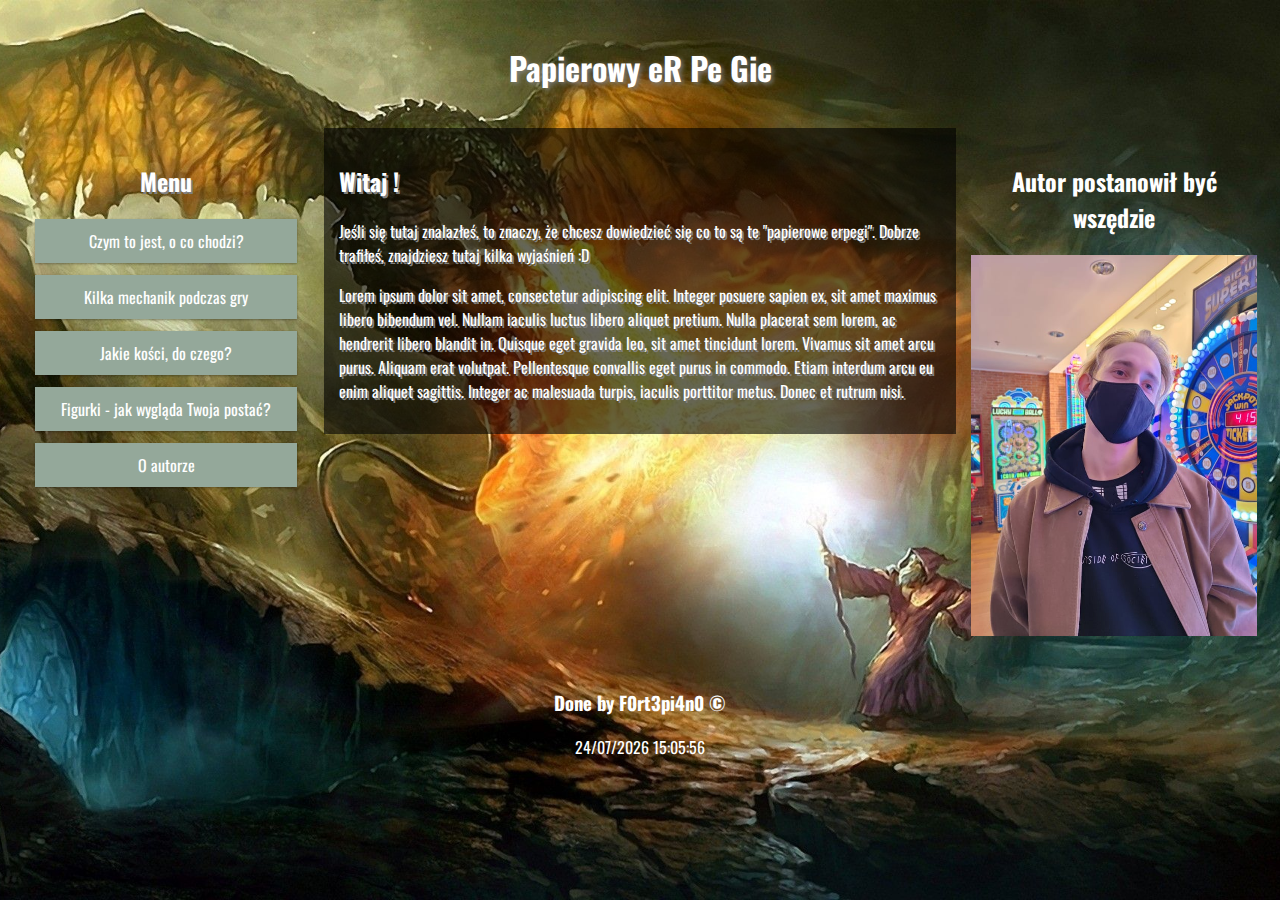
<file: RPG - zmiana/index.html>
<!DOCTYPE html>
<html lang="pl">
<head>
	<meta charset="utf-8">
	<title>eR Pe Gie</title>
	<link rel="stylesheet" type="text/css" href="./style/style.css">
	<link rel="stylesheet" type="text/css" href="./style/col-style.css">
	<link rel="icon" href="./pics/icon.jpg" type="image/jpg">
	<meta name="viewport" content="width=device-width, initial-scale=1.0">
	<link rel="preconnect" href="https://fonts.googleapis.com">
	<link rel="preconnect" href="https://fonts.gstatic.com" crossorigin>
	<link href="https://fonts.googleapis.com/css2?family=Oswald:wght@200;400&display=swap" rel="stylesheet">
	<script src="./script/script.js"></script>
</head>
<body onload="zegar()">
	<header>
		<h1>
			<a href="./index.html">
				Papierowy e<span>R</span> <span>P</span>e <span>G</span>ie
			</a>
		</h1>
	</header>

	<section class="row">
		<nav class="col-3 menu">

				<h2>
					Menu
				</h2>
				<ul>
						<li>
							<a href="./pages/about.html">Czym to jest, o co chodzi?	</a>
						</li>
						<li>
							<a href="./pages/mechaniki.html">Kilka mechanik podczas gry</a>
						</li>
						<li>
							<a href="./pages/dice.html">Jakie kości, do czego?</a>
						</li>
						<li>
							<a href="./pages/figurki.html">Figurki - jak wygląda Twoja postać?</a>
						</li>
						<li>
							<a href="./pages/autor.html">O autorze</a>
						</li>
				</ul>

		</nav>
		<main>
			<section class="col-6 main">
				<article>

						<h2>Witaj !</h2>
						Jeśli się tutaj znalazłeś, to znaczy, że chcesz dowiedzieć się co to są te "papierowe erpegi". Dobrze trafiłeś, znajdziesz tutaj kilka wyjaśnień :D
						<p>
							Lorem ipsum dolor sit amet, consectetur adipiscing elit. Integer posuere sapien ex, sit amet maximus libero bibendum vel. Nullam iaculis luctus libero aliquet pretium. Nulla placerat sem lorem, ac hendrerit libero blandit in. Quisque eget gravida leo, sit amet tincidunt lorem. Vivamus sit amet arcu purus. Aliquam erat volutpat. Pellentesque convallis eget purus in commodo. Etiam interdum arcu eu enim aliquet sagittis. Integer ac malesuada turpis, iaculis porttitor metus. Donec et rutrum nisi.
						</p>

				</article>
			</section>
		</main>
		<aside class="col-3 right">

				<h2>
					Autor postanowił być wszędzie
				</h2>
				<img src="./pics/toja.jpg" alt="narcyz">

		</aside>
	</section>

<footer id="time"></footer>


</body>
</html>
</file>
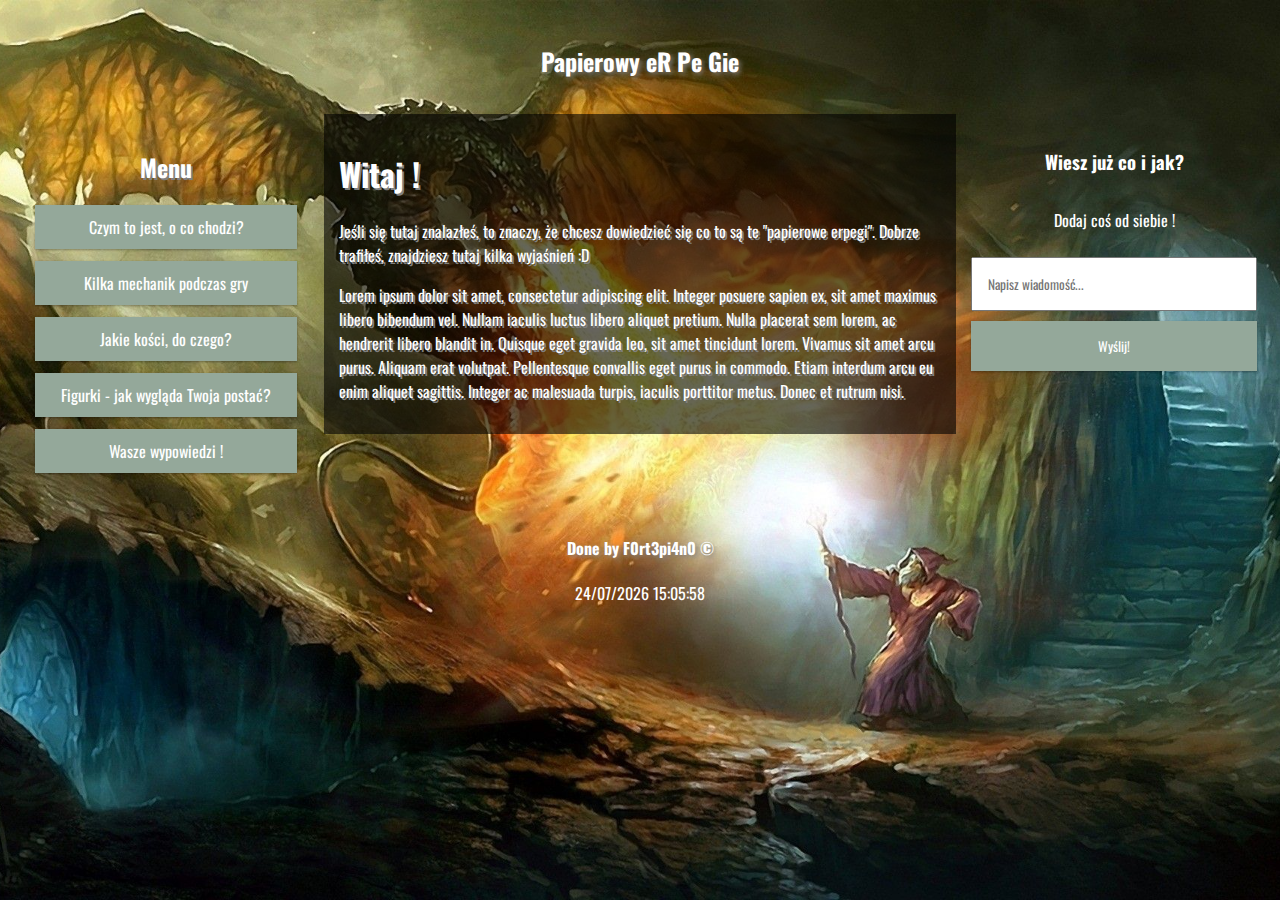
<file: RPG/index.html>
<!DOCTYPE html>
<html>
<head>
	<meta charset="utf-8">
	<title>eR Pe Gie</title>
	<link rel="stylesheet" type="text/css" href="./style/style.css">
	<link rel="stylesheet" type="text/css" href="./style/col-style.css">
	<link rel="icon" href="./pics/icon.jpg" type="image/jpg">
	<meta name="viewport" content="width=device-width, initial-scale=1.0">
	<link rel="preconnect" href="https://fonts.googleapis.com">
	<link rel="preconnect" href="https://fonts.gstatic.com" crossorigin>
	<link href="https://fonts.googleapis.com/css2?family=Oswald:wght@200;400&display=swap" rel="stylesheet">
	<script type="text/javascript" src="./script/script.js"></script>
</head>
<body onload="zegar()">
	<header>
		<h2>
			<a href="./index.html">
				Papierowy e<strong>R</strong> <strong>P</strong>e <strong>G</strong>ie
			</a>
		</h2>
	</header>

	<div class="row">

		<div class="col-3 menu">
			<h2>
				Menu
			</h2>
			<ul>
				<a href="./pages/about.html">
					<li>
						Czym to jest, o co chodzi?
					</li>
				</a>	
				<a href="./pages/mechaniki.html">
					<li>
					
						Kilka mechanik podczas gry
					</li>
				</a>
				<a href="./pages/dice.html">	
					<li>
						Jakie kości, do czego?
					</li>
				</a>	
				<a href="./pages/figurki.html">	
					<li>
						Figurki - jak wygląda Twoja postać?
					</li>
				</a>
				<a href="./pages/wypowiedzi.html">	
					<li>
						Wasze wypowiedzi !
					</li>
				</a>
			</ul>

		</div>

		<div class="col-6 main">
			<h1>Witaj !</h1>
			Jeśli się tutaj znalazłeś, to znaczy, że chcesz dowiedzieć się co to są te "papierowe erpegi". Dobrze trafiłeś, znajdziesz tutaj kilka wyjaśnień :D 
			<p>
				Lorem ipsum dolor sit amet, consectetur adipiscing elit. Integer posuere sapien ex, sit amet maximus libero bibendum vel. Nullam iaculis luctus libero aliquet pretium. Nulla placerat sem lorem, ac hendrerit libero blandit in. Quisque eget gravida leo, sit amet tincidunt lorem. Vivamus sit amet arcu purus. Aliquam erat volutpat. Pellentesque convallis eget purus in commodo. Etiam interdum arcu eu enim aliquet sagittis. Integer ac malesuada turpis, iaculis porttitor metus. Donec et rutrum nisi.
			</p>
		</div>

		<div class="col-3 right">
			<h3>
				Wiesz już co i jak?
			</h3>
			<div class="col-12 dodaj">
				Dodaj coś od siebie !
			</div>
			<p>
				<input type="text" class="col-12 wpisz" placeholder="Napisz wiadomość...">
			</p>
			<input type="submit" class="col-12 przycisk" value="Wyślij!">
		</div>


	</div>

	<footer>
		<h4>
			Done by F0rt3pi4n0 &copy;
		</h4>
		<div id="time"></div>
	</footer>
	

</body>
</html>
</file>
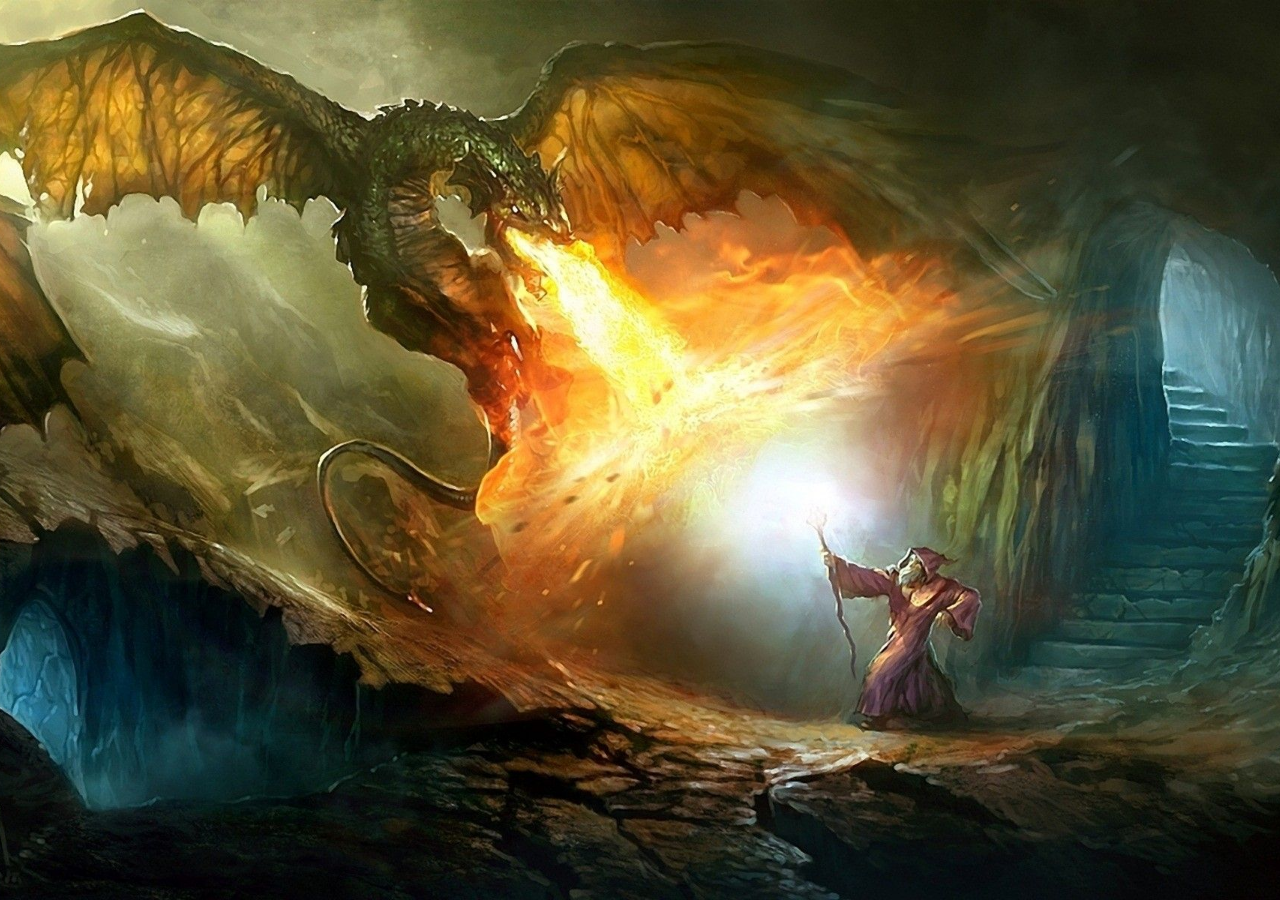
<file: RPG/howTo.html>
<!DOCTYPE html>
<html>
<head>
	<script type="text/javascript" src="./script/script.js"></script>
	<link rel="stylesheet" type="text/css" href="./style/style.css">
	<link rel="stylesheet" type="text/css" href="./style/col-style.css">



</head>
<body>

</body>
</html>
</file>
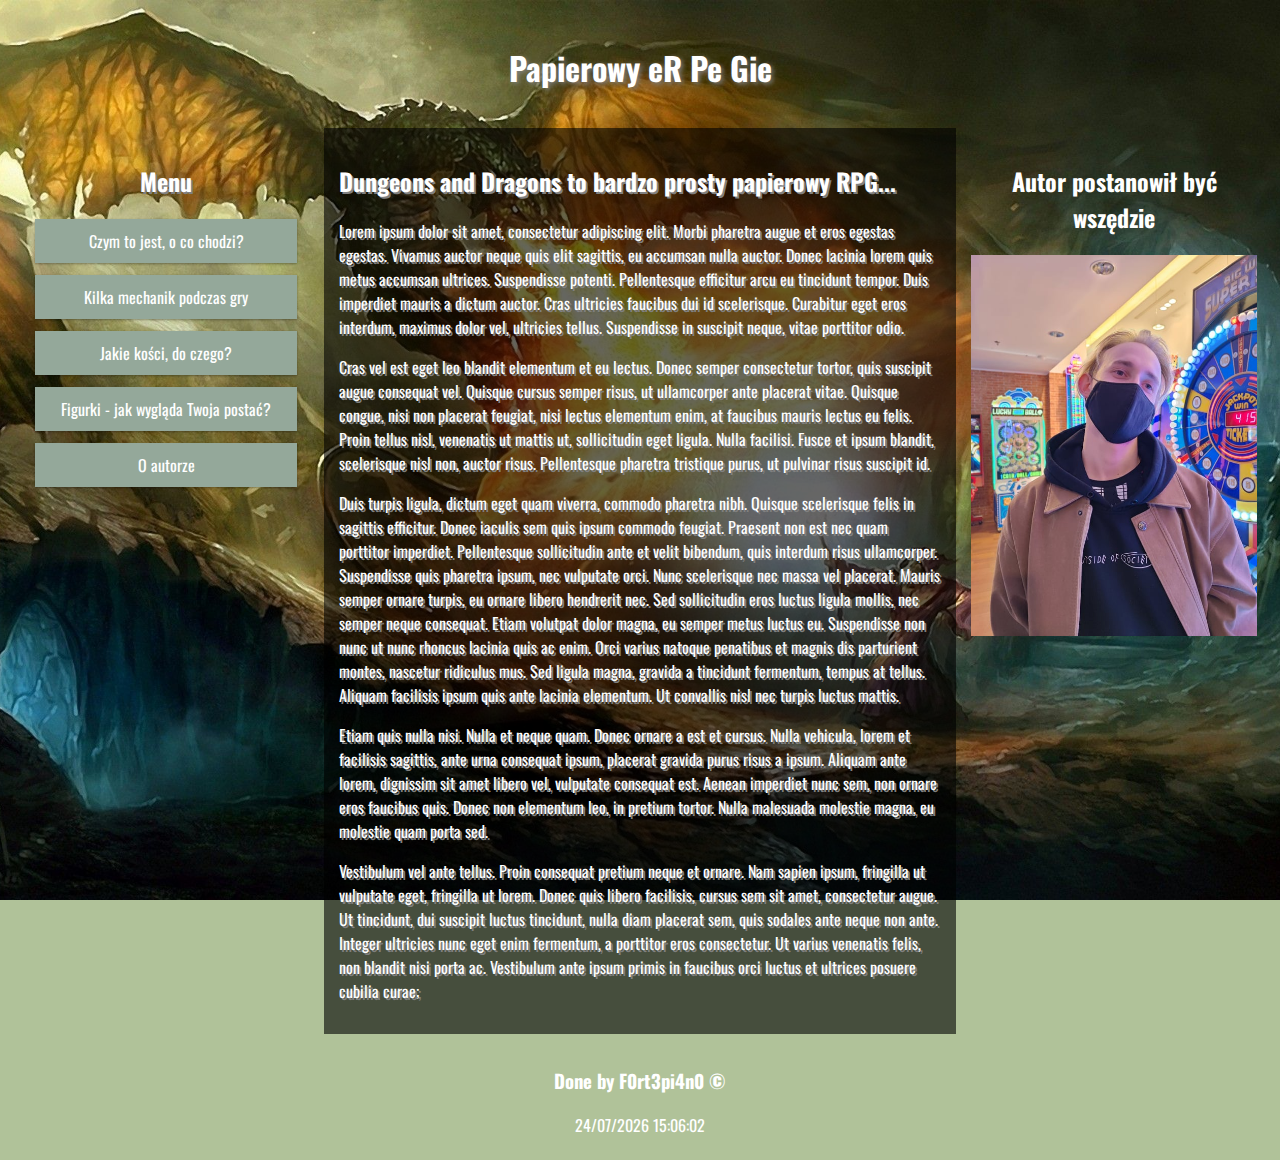
<file: RPG - zmiana/pages/about.html>
<!DOCTYPE html>
<html lang="pl">
<head>
	<meta charset="utf-8">
	<title>eR Pe Gie</title>
	<link rel="stylesheet" type="text/css" href="../style/style.css">
	<link rel="stylesheet" type="text/css" href="../style/col-style.css">
	<link rel="icon" href="../pics/icon.jpg" type="image/jpg">
	<meta name="viewport" content="width=device-width, initial-scale=1.0">
	<link rel="preconnect" href="https://fonts.googleapis.com">
	<link rel="preconnect" href="https://fonts.gstatic.com" crossorigin>
	<link href="https://fonts.googleapis.com/css2?family=Oswald:wght@200;400&display=swap" rel="stylesheet">
	<script src="../script/script.js"></script>
</head>
<body onload="zegar()">
	<header>
		<h1>
			<a href="../index.html">
				Papierowy e<span>R</span> <span>P</span>e <span>G</span>ie
			</a>
		</h1>
	</header>

	<section class="row">
		<nav class="col-3 menu">

				<h2> Menu </h2>
				<ul>
						<li>
							<a href="./about.html">Czym to jest, o co chodzi?	</a>
						</li>
						<li>
							<a href="./mechaniki.html">Kilka mechanik podczas gry</a>
						</li>
						<li>
							<a href="./dice.html">Jakie kości, do czego?</a>
						</li>
						<li>
							<a href="./figurki.html">Figurki - jak wygląda Twoja postać?</a>
						</li>
						<li>
							<a href="./autor.html">O autorze</a>
						</li>
				</ul>

		</nav>
		<main>
			<section>
				<article class="col-6 main">

						<h2>Dungeons and Dragons to bardzo prosty papierowy RPG...</h2>
						<p> Lorem ipsum dolor sit amet, consectetur adipiscing elit. Morbi pharetra augue et eros egestas egestas. Vivamus auctor neque quis elit sagittis, eu accumsan nulla auctor. Donec lacinia lorem quis metus accumsan ultrices. Suspendisse potenti. Pellentesque efficitur arcu eu tincidunt tempor. Duis imperdiet mauris a dictum auctor. Cras ultricies faucibus dui id scelerisque. Curabitur eget eros interdum, maximus dolor vel, ultricies tellus. Suspendisse in suscipit neque, vitae porttitor odio.
						</p>

						<p> Cras vel est eget leo blandit elementum et eu lectus. Donec semper consectetur tortor, quis suscipit augue consequat vel. Quisque cursus semper risus, ut ullamcorper ante placerat vitae. Quisque congue, nisi non placerat feugiat, nisi lectus elementum enim, at faucibus mauris lectus eu felis. Proin tellus nisl, venenatis ut mattis ut, sollicitudin eget ligula. Nulla facilisi. Fusce et ipsum blandit, scelerisque nisl non, auctor risus. Pellentesque pharetra tristique purus, ut pulvinar risus suscipit id.
						</p>

						<p> Duis turpis ligula, dictum eget quam viverra, commodo pharetra nibh. Quisque scelerisque felis in sagittis efficitur. Donec iaculis sem quis ipsum commodo feugiat. Praesent non est nec quam porttitor imperdiet. Pellentesque sollicitudin ante et velit bibendum, quis interdum risus ullamcorper. Suspendisse quis pharetra ipsum, nec vulputate orci. Nunc scelerisque nec massa vel placerat. Mauris semper ornare turpis, eu ornare libero hendrerit nec. Sed sollicitudin eros luctus ligula mollis, nec semper neque consequat. Etiam volutpat dolor magna, eu semper metus luctus eu. Suspendisse non nunc ut nunc rhoncus lacinia quis ac enim. Orci varius natoque penatibus et magnis dis parturient montes, nascetur ridiculus mus. Sed ligula magna, gravida a tincidunt fermentum, tempus at tellus. Aliquam facilisis ipsum quis ante lacinia elementum. Ut convallis nisl nec turpis luctus mattis.
						</p>

						<p> Etiam quis nulla nisi. Nulla et neque quam. Donec ornare a est et cursus. Nulla vehicula, lorem et facilisis sagittis, ante urna consequat ipsum, placerat gravida purus risus a ipsum. Aliquam ante lorem, dignissim sit amet libero vel, vulputate consequat est. Aenean imperdiet nunc sem, non ornare eros faucibus quis. Donec non elementum leo, in pretium tortor. Nulla malesuada molestie magna, eu molestie quam porta sed.
						</p>

						<p> Vestibulum vel ante tellus. Proin consequat pretium neque et ornare. Nam sapien ipsum, fringilla ut vulputate eget, fringilla ut lorem. Donec quis libero facilisis, cursus sem sit amet, consectetur augue. Ut tincidunt, dui suscipit luctus tincidunt, nulla diam placerat sem, quis sodales ante neque non ante. Integer ultricies nunc eget enim fermentum, a porttitor eros consectetur. Ut varius venenatis felis, non blandit nisi porta ac. Vestibulum ante ipsum primis in faucibus orci luctus et ultrices posuere cubilia curae;
						</p>

				</article>
			</section>
		</main>

		<aside class="col-3 right">

				<h2>
					Autor postanowił być wszędzie
				</h2>
				<img src="../pics/toja.jpg" alt="narcyz">

		</aside>


	</section>

	<footer id="time"></footer>


</body>
</html>
</file>
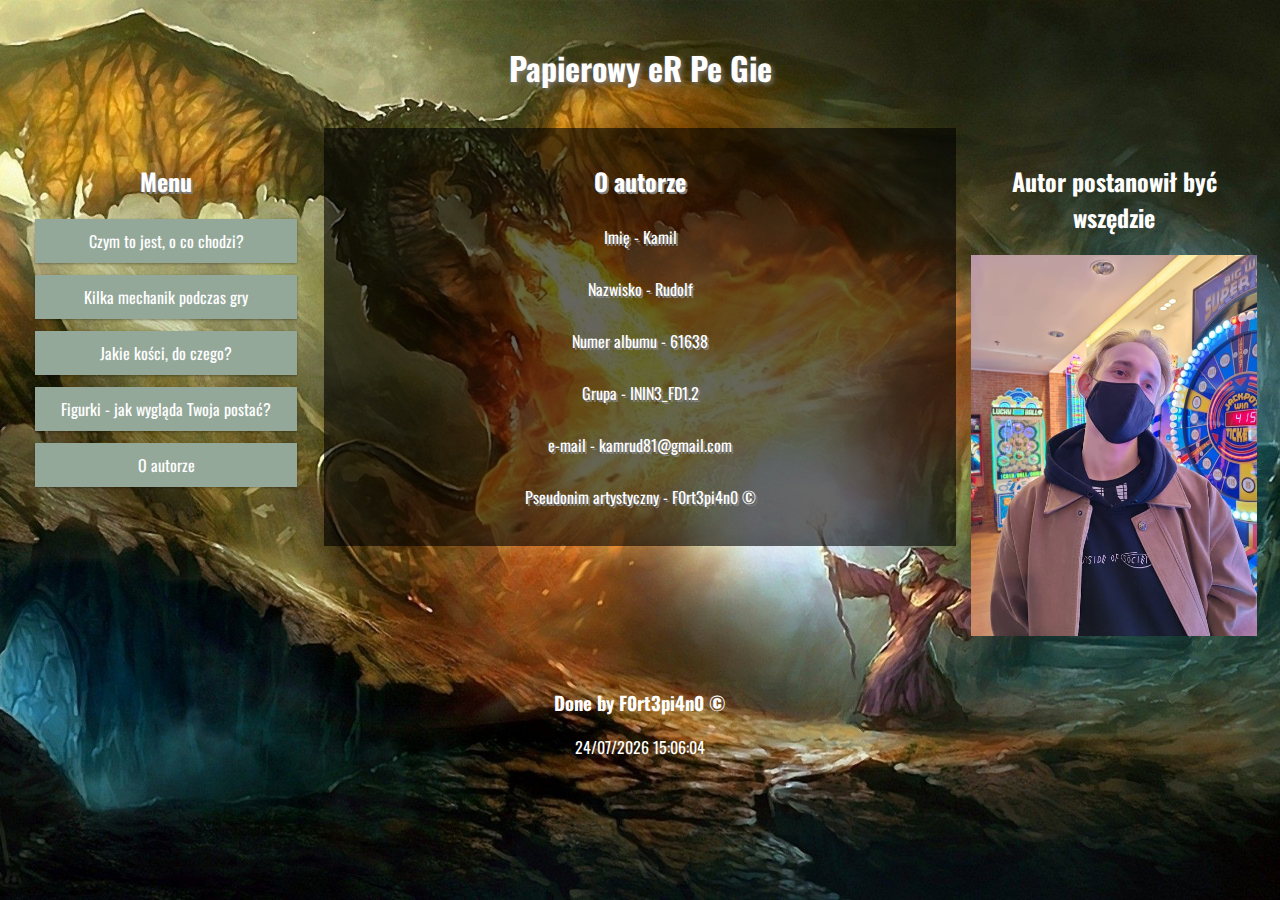
<file: RPG - zmiana/pages/autor.html>
<!DOCTYPE html>
<html lang="pl">
<head>
	<meta charset="utf-8">
	<title>eR Pe Gie</title>
	<link rel="stylesheet" type="text/css" href="../style/style.css">
	<link rel="stylesheet" type="text/css" href="../style/col-style.css">
	<link rel="icon" href="../pics/icon.jpg" type="image/jpg">
	<meta name="viewport" content="width=device-width, initial-scale=1.0">
	<link rel="preconnect" href="https://fonts.googleapis.com">
	<link rel="preconnect" href="https://fonts.gstatic.com" crossorigin>
	<link href="https://fonts.googleapis.com/css2?family=Oswald:wght@200;400&display=swap" rel="stylesheet">
	<script src="../script/script.js"></script>
</head>
<body onload="zegar()">
	<header>
		<h1>
			<a href="../index.html">
				Papierowy e<span>R</span> <span>P</span>e <span>G</span>ie
			</a>
		</h1>
	</header>

	<section class="row">
		<nav class="col-3 menu">

				<h2> Menu </h2>
				<ul>
						<li>
							<a href="./about.html">Czym to jest, o co chodzi?	</a>
						</li>
						<li>
							<a href="./mechaniki.html">Kilka mechanik podczas gry</a>
						</li>
						<li>
							<a href="./dice.html">Jakie kości, do czego?</a>
						</li>
						<li>
							<a href="./figurki.html">Figurki - jak wygląda Twoja postać?</a>
						</li>
						<li>
							<a href="./autor.html">O autorze</a>
						</li>
				</ul>

		</nav>

		<main>
			<section>
				<article class="col-6 main" style="text-align: center;">
						<h2>O autorze</h2>
						<p style="padding:6px;">
							Imię - Kamil
						</p>
						<p style="padding:6px;">
							Nazwisko - Rudolf
						</p>
						<p style="padding:6px;">
							Numer albumu - 61638
						</p>
						<p style="padding:6px;">
							Grupa - ININ3_FD1.2
						</p>
						<p style="padding:6px;">
							e-mail - kamrud81@gmail.com
						</p>
						<p  style="padding:6px;">
							Pseudonim artystyczny - F0rt3pi4n0 &copy;
						</p>
				</article>
			</section>
		</main>

		<aside class="col-3 right">

				<h2>
					Autor postanowił być wszędzie
				</h2>
				<img src="../pics/toja.jpg" alt="narcyz">

		</aside>

	</section>

	<footer id="time"></footer>


</body>
</html>
</file>
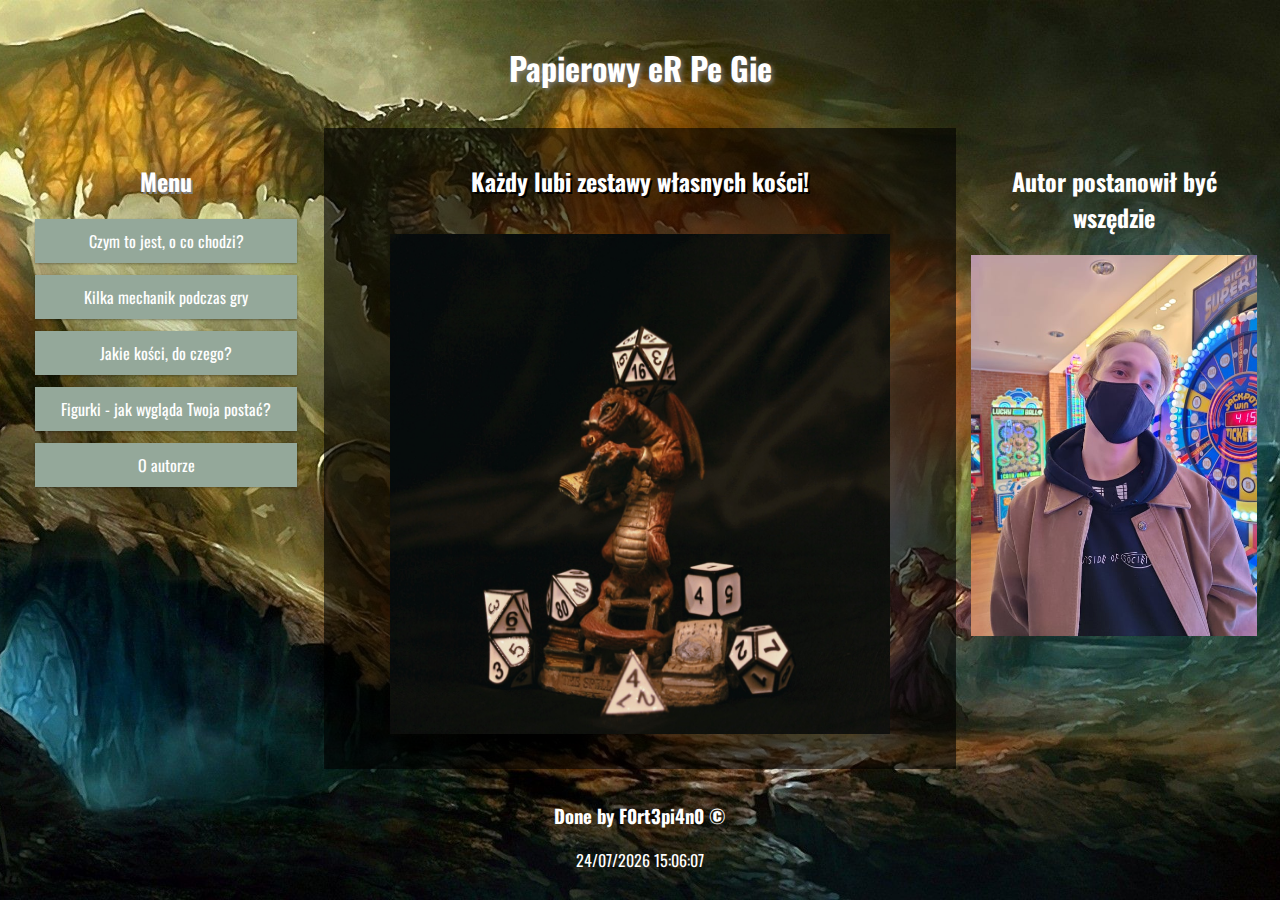
<file: RPG - zmiana/pages/dice.html>
<!DOCTYPE html>
<html lang="pl">
<head>
	<meta charset="utf-8">
	<title>eR Pe Gie</title>
	<link rel="stylesheet" type="text/css" href="../style/style.css">
	<link rel="stylesheet" type="text/css" href="../style/col-style.css">
	<link rel="stylesheet" type="text/css" href="../style/dice_style.css">
	<link rel="icon" href="../pics/icon.jpg" type="image/jpg">
	<meta name="viewport" content="width=device-width, initial-scale=1.0">
	<link rel="preconnect" href="https://fonts.googleapis.com">
	<link rel="preconnect" href="https://fonts.gstatic.com" crossorigin>
	<link href="https://fonts.googleapis.com/css2?family=Oswald:wght@200;400&display=swap" rel="stylesheet">
	<script src="../script/script.js"></script>
</head>
<body onload="zegar()">
	<header>
		<h1>
			<a href="../index.html">
				Papierowy e<span>R</span> <span>P</span>e <span>G</span>ie
			</a>
		</h1>
	</header>

	<section class="row">
		<nav class="col-3 menu">

				<h2> Menu </h2>
				<ul>
						<li>
							<a href="./about.html">Czym to jest, o co chodzi?	</a>
						</li>
						<li>
							<a href="./mechaniki.html">Kilka mechanik podczas gry</a>
						</li>
						<li>
							<a href="./dice.html">Jakie kości, do czego?</a>
						</li>
						<li>
							<a href="./figurki.html">Figurki - jak wygląda Twoja postać?</a>
						</li>
						<li>
							<a href="./autor.html">O autorze</a>
						</li>
				</ul>
		</nav>

		<main>

				<section class="col-6 main">
					<h2 style="text-align: center; text-shadow: 2px 2px black;">Każdy lubi zestawy własnych kości!</h2>

					<article class="col-12 obraz" onmouseover="swtch_shw()" onmouseleave="swtch_ushw()">

						<a class="slid_l" id="sld_l" onclick="chg_slide(-1)"><</a>

						<img class="pic" id="picture" src="../pics/diceu1.jpg" style="width: 500px; height: 500px;" alt="pictures_here">

						<a class="slid_r" id="sld_r" onclick="chg_slide(1)">></a>
					</article>
				</section>

		</main>

		<aside class="col-3 right">

				<h2>
					Autor postanowił być wszędzie
				</h2>
				<img src="../pics/toja.jpg" alt="narcyz">

		</aside>

	</section>

	<footer id="time"></footer>


</body>
</html>
</file>
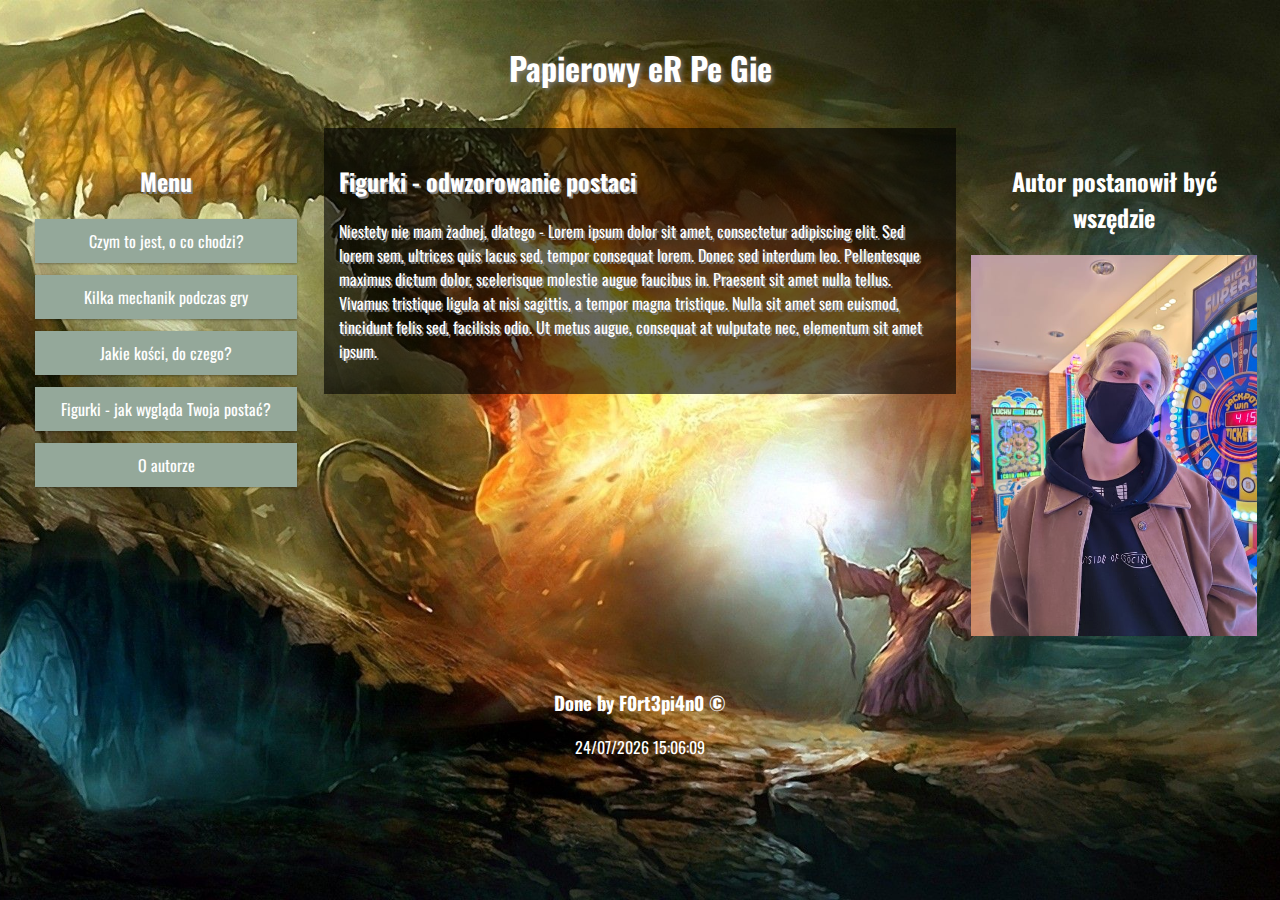
<file: RPG - zmiana/pages/figurki.html>
<!DOCTYPE html>
<html lang="pl">
<head>
	<meta charset="utf-8">
	<title>eR Pe Gie</title>
	<link rel="stylesheet" type="text/css" href="../style/style.css">
	<link rel="stylesheet" type="text/css" href="../style/col-style.css">
	<link rel="icon" href="../pics/icon.jpg" type="image/jpg">
	<meta name="viewport" content="width=device-width, initial-scale=1.0">
	<link rel="preconnect" href="https://fonts.googleapis.com">
	<link rel="preconnect" href="https://fonts.gstatic.com" crossorigin>
	<link href="https://fonts.googleapis.com/css2?family=Oswald:wght@200;400&display=swap" rel="stylesheet">
	<script src="../script/script.js"></script>
</head>
<body onload="zegar()">
	<header>
		<h1>
			<a href="../index.html">
				Papierowy e<span>R</span> <span>P</span>e <span>G</span>ie
			</a>
		</h1>
	</header>

	<section class="row">
		<nav class="col-3 menu">

				<h2> Menu </h2>
				<ul>
						<li>
							<a href="./about.html">Czym to jest, o co chodzi?	</a>
						</li>
						<li>
							<a href="./mechaniki.html">Kilka mechanik podczas gry</a>
						</li>
						<li>
							<a href="./dice.html">Jakie kości, do czego?</a>
						</li>
						<li>
							<a href="./figurki.html">Figurki - jak wygląda Twoja postać?</a>
						</li>
						<li>
							<a href="./autor.html">O autorze</a>
						</li>
				</ul>

		</nav>

		<main>
			<section>

					<article class="col-6 main">
						<h2>Figurki - odwzorowanie postaci</h2>
						<p>
							Niestety nie mam żadnej, dlatego - Lorem ipsum dolor sit amet, consectetur adipiscing elit. Sed lorem sem, ultrices quis lacus sed, tempor consequat lorem. Donec sed interdum leo. Pellentesque maximus dictum dolor, scelerisque molestie augue faucibus in. Praesent sit amet nulla tellus. Vivamus tristique ligula at nisi sagittis, a tempor magna tristique. Nulla sit amet sem euismod, tincidunt felis sed, facilisis odio. Ut metus augue, consequat at vulputate nec, elementum sit amet ipsum.
						</p>
					</article>

			</section>
		</main>

		<aside class="col-3 right">

				<h2>
					Autor postanowił być wszędzie
				</h2>
				<img src="../pics/toja.jpg" alt="narcyz">

		</aside>


	</section>

	<footer id="time"></footer>


</body>
</html>
</file>
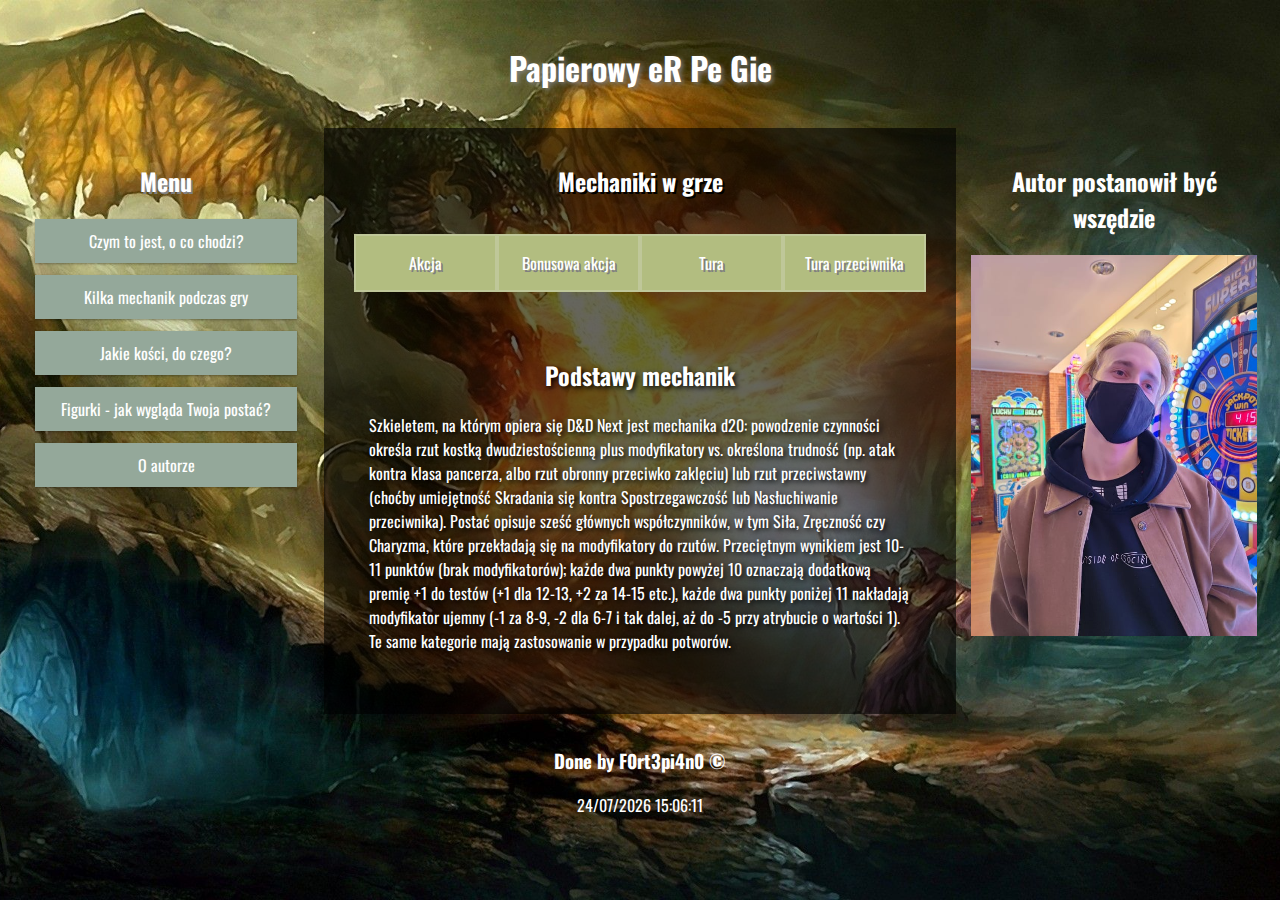
<file: RPG - zmiana/pages/mechaniki.html>
<!DOCTYPE html>
<html lang="pl">
<head>
	<meta charset="utf-8">
	<title>eR Pe Gie</title>
	<link rel="stylesheet" type="text/css" href="../style/style.css">
	<link rel="stylesheet" type="text/css" href="../style/col-style.css">
	<link rel="stylesheet" type="text/css" href="../style/mech_style.css">
	<link rel="icon" href="../pics/icon.jpg" type="image/jpg">
	<meta name="viewport" content="width=device-width, initial-scale=1.0">
	<link rel="preconnect" href="https://fonts.googleapis.com">
	<link rel="preconnect" href="https://fonts.gstatic.com" crossorigin>
	<link href="https://fonts.googleapis.com/css2?family=Oswald:wght@200;400&display=swap" rel="stylesheet">
	<script src="../script/script.js"></script>
</head>
<body onload="zegar()">
	<header>
		<h1>
			<a href="../index.html">
				Papierowy e<span>R</span> <span>P</span>e <span>G</span>ie
			</a>
		</h1>
	</header>

	<section class="row">
		<nav class="col-3 menu">

				<h2> Menu </h2>
				<ul>
						<li>
							<a href="./about.html">Czym to jest, o co chodzi?	</a>
						</li>
						<li>
							<a href="./mechaniki.html">Kilka mechanik podczas gry</a>
						</li>
						<li>
							<a href="./dice.html">Jakie kości, do czego?</a>
						</li>
						<li>
							<a href="./figurki.html">Figurki - jak wygląda Twoja postać?</a>
						</li>
						<li>
							<a href="./autor.html">O autorze</a>
						</li>
				</ul>

		</nav>
		<main>
				<section class="col-6 main">
					<section>
						<h2 style="text-align: center; text-shadow: 2px 2px black;"> Mechaniki w grze </h2>
							<article class="col-12 mech">
								<section class="col-3 akcja" onmouseover="show(1)" onmouseleave="unshow(1)">
									Akcja
								</section>
								<section class="col-3 bonus_ak" onmouseover="show(2)" onmouseleave="unshow(2)">
									Bonusowa akcja
								</section>
								<section class="col-3 tura" onmouseover="show(3)" onmouseleave="unshow(3)">
									Tura
								</section>
								<section class="col-3 tur_e" onmouseover="show(4)" onmouseleave="unshow(4)">
									Tura przeciwnika
								</section>
							</article>
					</section>
					<section class="col-12 opis">

								<article class="col-12" id="podstawy">

										<h2 style="text-align: center;">Podstawy mechanik</h2>
											<p>
											Szkieletem, na którym opiera się D&D Next jest mechanika d20: powodzenie czynności określa rzut kostką dwudziestościenną plus modyfikatory vs. określona trudność (np. atak kontra klasa pancerza, albo rzut obronny przeciwko zaklęciu) lub rzut przeciwstawny (choćby umiejętność Skradania się kontra Spostrzegawczość lub Nasłuchiwanie przeciwnika). Postać opisuje sześć głównych współczynników, w tym Siła, Zręczność czy Charyzma, które przekładają się na modyfikatory do rzutów. Przeciętnym wynikiem jest 10-11 punktów (brak modyfikatorów); każde dwa punkty powyżej 10 oznaczają dodatkową premię +1 do testów (+1 dla 12-13, +2 za 14-15 etc.), każde dwa punkty poniżej 11 nakładają modyfikator ujemny (-1 za 8-9, -2 dla 6-7 i tak dalej, aż do -5 przy atrybucie o wartości 1). Te same kategorie mają zastosowanie w przypadku potworów.
											</p>

								</article>
								<article class="col-12 common" id="akcje">

										<h2 style="text-align: center;">Akcje w walce</h2>
											<p>
											Podczas twojej tury możesz wykonać jako akcję podane niżej przykłady akcji, akcje nadane ci przez twą klasę bądź specjalne zdolności bądź zaimprowizowaną przez siebie akcję. Potwory mają swoje własne akcje podane w swoich statystykach. Kiedy opisujesz swoją zaimprowizowaną akcję, Mistrz Gry mówi Ci czy taka akcja jest możliwa i jeśli musisz wykonać rzut to jaki.</p>
											<span class="col-2">Atak</span>
												<span class="col-2">Zaklęcie</span>
												<span class="col-2">Bieg</span>
												<span class="col-2">Odstąpienie</span>
												<span class="col-2">Unik</span>
												<span class="col-2">Ukrycie</span>

								</article>

									<article class="col-12 common" id="bon_ak">
										<p>
											<h2 style="text-align: center;">Bonusowa akcje</h2>
											<p>Różne zdolności klasowe, zaklęcia lub inne umiejętności pozwalają ci wykonać dodatkową akcję podczas swojej tury zwaną akcją bonusową. Przykładowo zdolność  Sprytna Akcja pozwala łotrzykowi używać akcji bonusowej. Możesz użyć tej akcji tylko gdy pozwala ci na to specjalna umiejętność bądź zaklęcie, inaczej po prostu nie masz czego podczas niej wykonać.</p>
											<p>Możesz wykonać jedną akcję bonusową na turę, jeśli posiadasz ich kilka musisz wybrać którą z nich chcesz użyć.</p>
											<p>Sam ustalasz kiedy w  czasie tury wykonujesz bonusową akcję, chyba że zdolność która ci pozwala jej użyć ma specjalne wymagania. Wszystko co zabrania ci wykonywać akcji, zabrania również wykonywania bonusowej akcji.</p>
										</p>
									</article>


									<article class="col-12 common" id="tura">
										<p>
											<h2 style="text-align: center;">Tura</h2>
											<p>Podczas twojej tury, możesz ruszyć się o dystans określony twoją szybkością oraz wykonać jedną akcję. Ty decydujesz porządek w którym ruszasz się i wykonujesz akcję. Twoja szybkość ruchu, nazywana również szybkością chodu, jest zanotowana na twojej karcie postaci.</p>
											<p>Najczęstsze akcje które możesz wykonać są opisane w dziale "Akcje w Walce". Wiele klasowych zdolności i inne różnorakie umiejętności dodają opcji które możesz wykorzystać.</p>
											<p>Sekcja "Ruch i Pozycj"a opowiada o zasadach dotyczących twojego ruchu.</p>
											<p>Możesz pominąć ruch, używanie akcji lub robienia czegokolwiek podczas swojej tury. Jeśli nie możesz się zdecydować co chcesz zrobić podczas swojej tury, przemyśl użycie Uniku bądź Przygotowania, które są opisane w dziale "Akcje w Walce".</p>
										</p>
									</article>


									<article class="col-12 common" id="tur_en">
										<p>
											<h2 style="text-align: center;">Tura przeciwnika</h2>
											<p>Podczas tury przeciwnika, może on robić w zasadzie to samo co gracz. Oczywiście ograniczają go, lub ich własne zdolności. O ich wykorzystaniu i samym poruszaniu się przeciwnikami decyduje Mistrz Gry. W tej turze on ustala gdzie potwór podejdzie, kogo zaatakuje lub jakiej właśnie zdolności zamierza użyć.</p>
											<p>Turą przeciwnika nie musi być ruch konkretnej istoty, ale może być to np. powolne osuwanie się ziemi, mechanizm zamykający drzwi w określonej liczbie tur lub magiczna pułapka namierzająca swoją ofiarę</p>
										</p>
									</article>


						</section>
				</section>
		</main>
		<aside class="col-3 right">

				<h2>
					Autor postanowił być wszędzie
				</h2>
				<img src="../pics/toja.jpg" alt="narcyz">

		</aside>
	</section>

	<footer id="time"></footer>


</body>
</html>
</file>
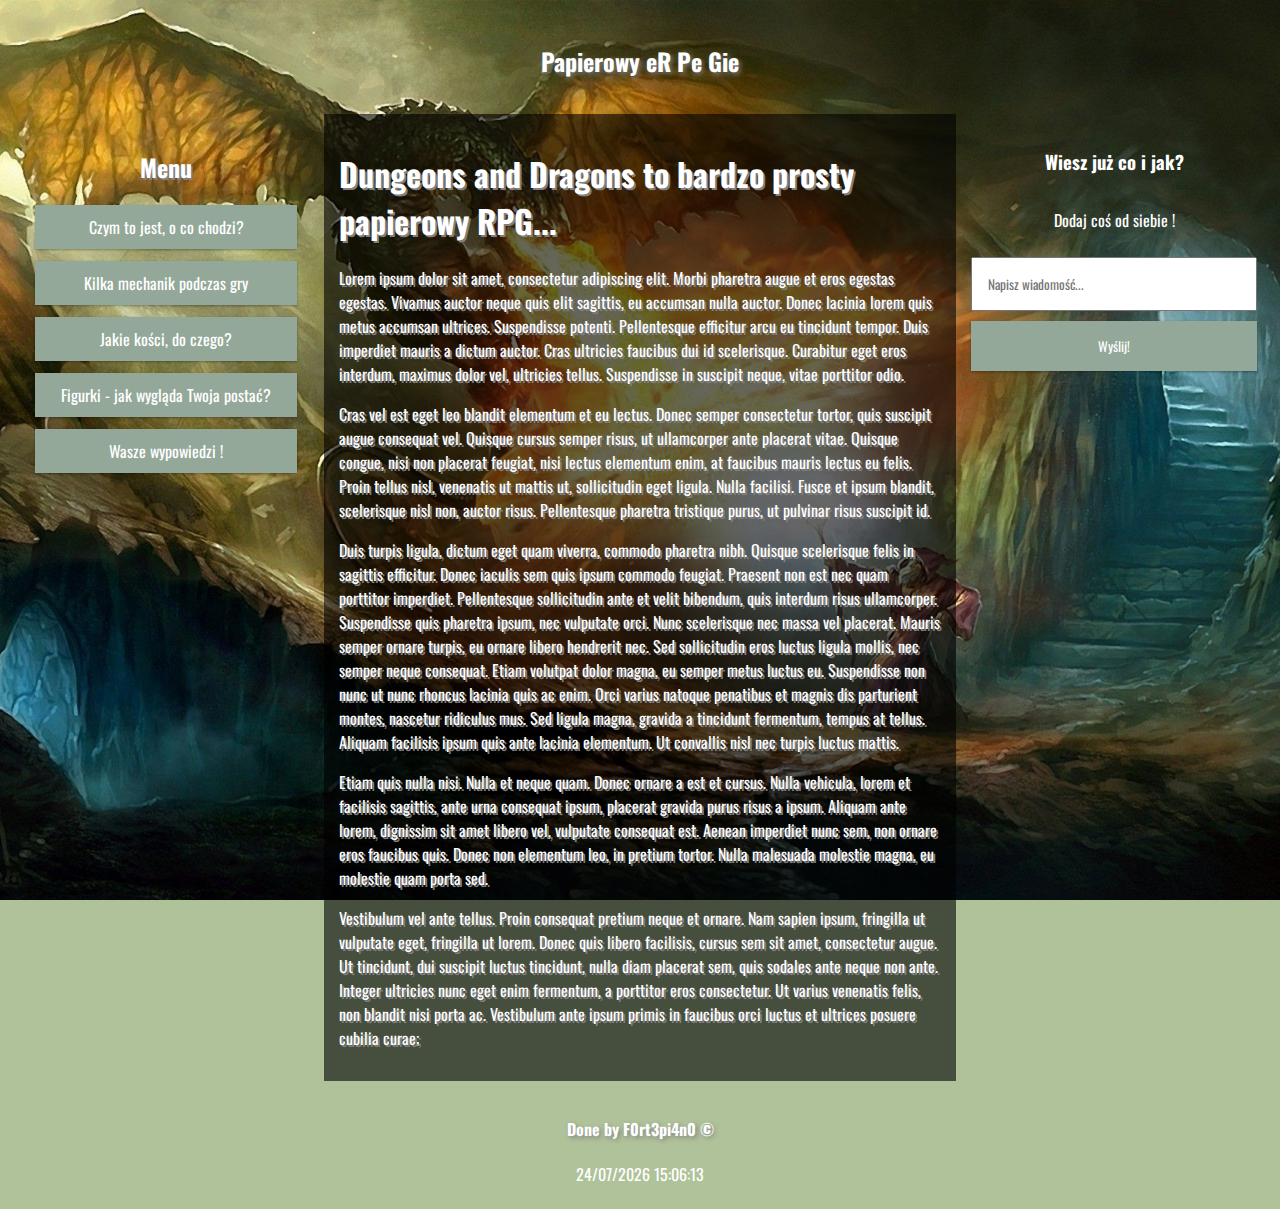
<file: RPG/pages/about.html>
<!DOCTYPE html>
<html>
<head>
	<meta charset="utf-8">
	<title>eR Pe Gie</title>
	<link rel="stylesheet" type="text/css" href="../style/style.css">
	<link rel="stylesheet" type="text/css" href="../style/col-style.css">
	<link rel="icon" href="../pics/icon.jpg" type="image/jpg">
	<meta name="viewport" content="width=device-width, initial-scale=1.0">
	<link rel="preconnect" href="https://fonts.googleapis.com">
	<link rel="preconnect" href="https://fonts.gstatic.com" crossorigin>
	<link href="https://fonts.googleapis.com/css2?family=Oswald:wght@200;400&display=swap" rel="stylesheet">
	<script type="text/javascript" src="../script/script.js"></script>
</head>
<body onload="zegar()">
	<header>
		<h2>
			<a href="../index.html">
				Papierowy e<strong>R</strong> <strong>P</strong>e <strong>G</strong>ie
			</a>
		</h2>
	</header>

	<div class="row">

		<div class="col-3 menu">
			<h2>
				Menu
			</h2>
			<ul>
				<a href="about.html">
					<li>
						Czym to jest, o co chodzi?
					</li>
				</a>	
				<a href="mechaniki.html">
					<li>
					
						Kilka mechanik podczas gry
					</li>
				</a>
				<a href="dice.html">	
					<li>
						Jakie kości, do czego?
					</li>
				</a>	
				<a href="figurki.html">	
					<li>
						Figurki - jak wygląda Twoja postać?
					</li>
				</a>
				<a href="wypowiedzi.html">	
					<li>
						Wasze wypowiedzi !
					</li>
				</a>
			</ul>

		</div>

		<div class="col-6 main">
			<h1>Dungeons and Dragons to bardzo prosty papierowy RPG...</h1>
			<p> Lorem ipsum dolor sit amet, consectetur adipiscing elit. Morbi pharetra augue et eros egestas egestas. Vivamus auctor neque quis elit sagittis, eu accumsan nulla auctor. Donec lacinia lorem quis metus accumsan ultrices. Suspendisse potenti. Pellentesque efficitur arcu eu tincidunt tempor. Duis imperdiet mauris a dictum auctor. Cras ultricies faucibus dui id scelerisque. Curabitur eget eros interdum, maximus dolor vel, ultricies tellus. Suspendisse in suscipit neque, vitae porttitor odio.
			</p>

			<p> Cras vel est eget leo blandit elementum et eu lectus. Donec semper consectetur tortor, quis suscipit augue consequat vel. Quisque cursus semper risus, ut ullamcorper ante placerat vitae. Quisque congue, nisi non placerat feugiat, nisi lectus elementum enim, at faucibus mauris lectus eu felis. Proin tellus nisl, venenatis ut mattis ut, sollicitudin eget ligula. Nulla facilisi. Fusce et ipsum blandit, scelerisque nisl non, auctor risus. Pellentesque pharetra tristique purus, ut pulvinar risus suscipit id.
			</p>

			<p> Duis turpis ligula, dictum eget quam viverra, commodo pharetra nibh. Quisque scelerisque felis in sagittis efficitur. Donec iaculis sem quis ipsum commodo feugiat. Praesent non est nec quam porttitor imperdiet. Pellentesque sollicitudin ante et velit bibendum, quis interdum risus ullamcorper. Suspendisse quis pharetra ipsum, nec vulputate orci. Nunc scelerisque nec massa vel placerat. Mauris semper ornare turpis, eu ornare libero hendrerit nec. Sed sollicitudin eros luctus ligula mollis, nec semper neque consequat. Etiam volutpat dolor magna, eu semper metus luctus eu. Suspendisse non nunc ut nunc rhoncus lacinia quis ac enim. Orci varius natoque penatibus et magnis dis parturient montes, nascetur ridiculus mus. Sed ligula magna, gravida a tincidunt fermentum, tempus at tellus. Aliquam facilisis ipsum quis ante lacinia elementum. Ut convallis nisl nec turpis luctus mattis.
			</p>

			<p> Etiam quis nulla nisi. Nulla et neque quam. Donec ornare a est et cursus. Nulla vehicula, lorem et facilisis sagittis, ante urna consequat ipsum, placerat gravida purus risus a ipsum. Aliquam ante lorem, dignissim sit amet libero vel, vulputate consequat est. Aenean imperdiet nunc sem, non ornare eros faucibus quis. Donec non elementum leo, in pretium tortor. Nulla malesuada molestie magna, eu molestie quam porta sed.
			</p>

			<p> Vestibulum vel ante tellus. Proin consequat pretium neque et ornare. Nam sapien ipsum, fringilla ut vulputate eget, fringilla ut lorem. Donec quis libero facilisis, cursus sem sit amet, consectetur augue. Ut tincidunt, dui suscipit luctus tincidunt, nulla diam placerat sem, quis sodales ante neque non ante. Integer ultricies nunc eget enim fermentum, a porttitor eros consectetur. Ut varius venenatis felis, non blandit nisi porta ac. Vestibulum ante ipsum primis in faucibus orci luctus et ultrices posuere cubilia curae;
			</p>
		</div>

		<div class="col-3 right">
			<h3>
				Wiesz już co i jak?
			</h3>
			<div class="col-12 dodaj">
				Dodaj coś od siebie !
			</div>
			<p>
				<input type="text" class="col-12 wpisz" placeholder="Napisz wiadomość...">
			</p>
			<input type="submit" class="col-12 przycisk" value="Wyślij!">
		</div>


	</div>

	<footer>
		<h4>
			Done by F0rt3pi4n0 &copy;
		</h4>
		<div id="time"></div>
	</footer>
	

</body>
</html>
</file>
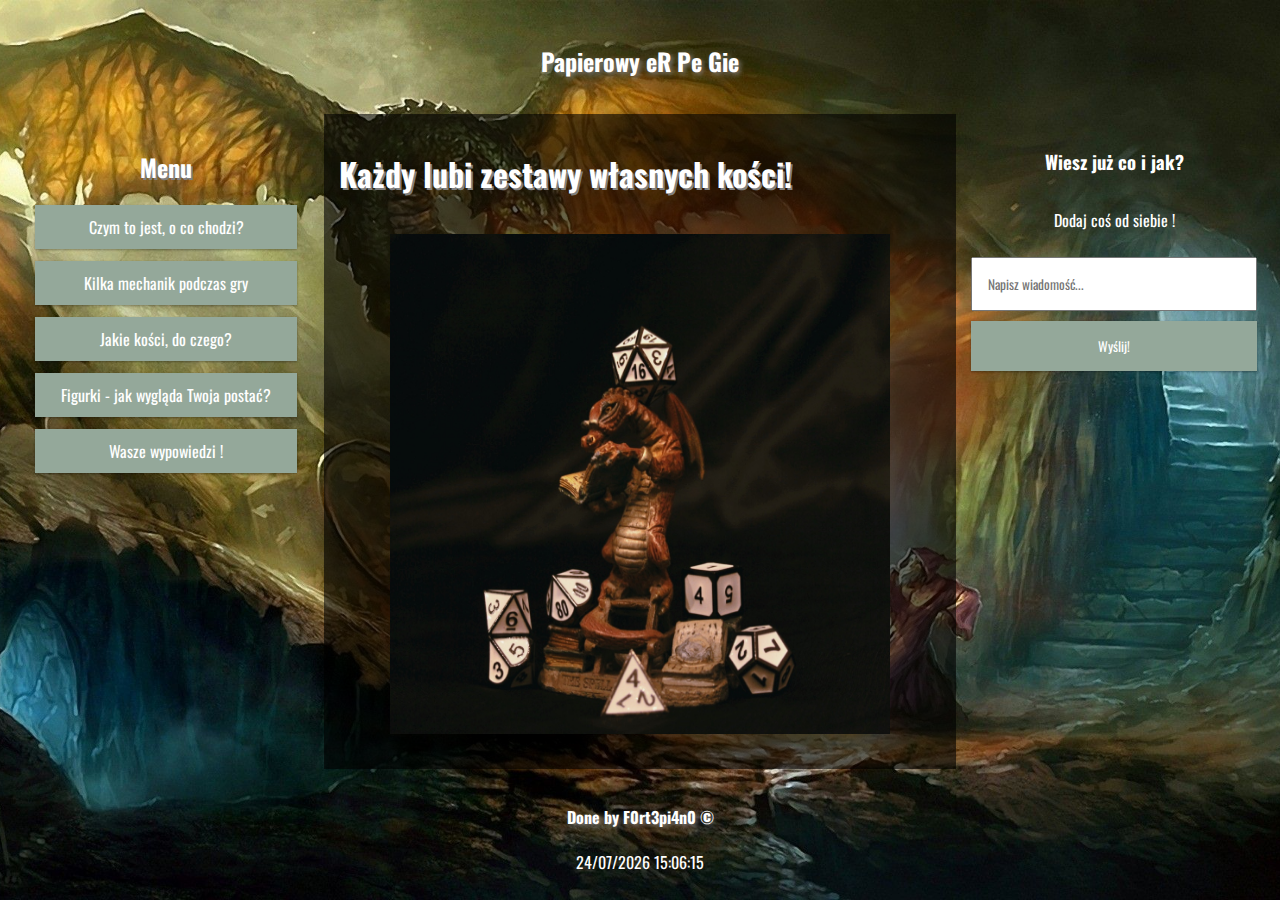
<file: RPG/pages/dice.html>
<!DOCTYPE html>
<html>
<head>
	<meta charset="utf-8">
	<title>eR Pe Gie</title>
	<link rel="stylesheet" type="text/css" href="../style/style.css">
	<link rel="stylesheet" type="text/css" href="../style/col-style.css">
	<link rel="stylesheet" type="text/css" href="../style/dice_style.css">
	<link rel="icon" href="../pics/icon.jpg" type="image/jpg">
	<meta name="viewport" content="width=device-width, initial-scale=1.0">
	<link rel="preconnect" href="https://fonts.googleapis.com">
	<link rel="preconnect" href="https://fonts.gstatic.com" crossorigin>
	<link href="https://fonts.googleapis.com/css2?family=Oswald:wght@200;400&display=swap" rel="stylesheet">
	<script type="text/javascript" src="../script/script.js"></script>
</head>
<body onload="zegar()">
	<header>
		<h2>
			<a href="../index.html">
				Papierowy e<strong>R</strong> <strong>P</strong>e <strong>G</strong>ie
			</a>
		</h2>
	</header>

	<div class="row">

		<div class="col-3 menu">
			<h2>
				Menu
			</h2>

			<ul>
				<a href="about.html">
					<li>
						Czym to jest, o co chodzi?
					</li>
				</a>	
				<a href="mechaniki.html">
					<li>
					
						Kilka mechanik podczas gry
					</li>
				</a>
				<a href="dice.html">	
					<li>
						Jakie kości, do czego?
					</li>
				</a>	
				<a href="figurki.html">	
					<li>
						Figurki - jak wygląda Twoja postać?
					</li>
				</a>
				<a href="wypowiedzi.html">	
					<li>
						Wasze wypowiedzi !
					</li>
				</a>
			</ul>

		</div>

		<div class="col-6 main">
			<h1>Każdy lubi zestawy własnych kości!</h1>

			<div class="col-12 obraz" onmouseover="swtch_shw()" onmouseleave="swtch_ushw()">
				
				
				<a class="slid_l" id="sld_l" onclick="chg_slide(-1)"><</a>			
								
				<img class="pic" id="picture" src="../pics/diceu1.jpg" style="width: 500px; height: 500px;">
		
				
				
				<a class="slid_r" id="sld_r" onclick="chg_slide(1)">></a>
				
				

				
			</div>
			
			
		</div>

		<div class="col-3 right">
			<h3>
				Wiesz już co i jak?
			</h3>
			<div class="col-12 dodaj">
				Dodaj coś od siebie !
			</div>
			<p>
				<input type="text" class="col-12 wpisz" placeholder="Napisz wiadomość...">
			</p>
			<input type="submit" class="col-12 przycisk" value="Wyślij!">
		</div>


	</div>

	<footer>
		<h4>
			Done by F0rt3pi4n0 &copy;
		</h4>
		<div id="time"></div>
	</footer>
	

</body>
</html>
</file>
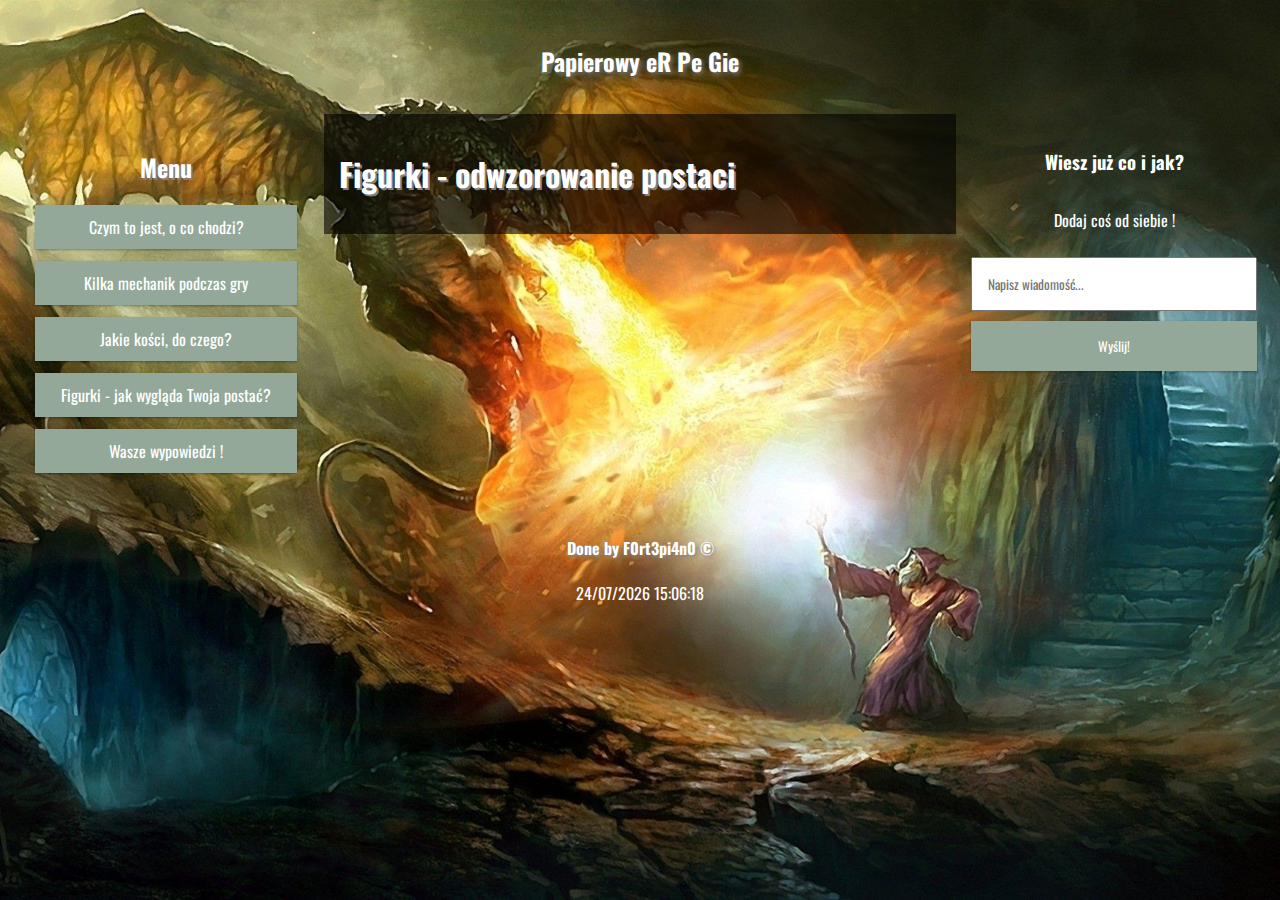
<file: RPG/pages/figurki.html>
<!DOCTYPE html>
<html>
<head>
	<meta charset="utf-8">
	<title>eR Pe Gie</title>
	<link rel="stylesheet" type="text/css" href="../style/style.css">
	<link rel="stylesheet" type="text/css" href="../style/col-style.css">
	<link rel="icon" href="../pics/icon.jpg" type="image/jpg">
	<meta name="viewport" content="width=device-width, initial-scale=1.0">
	<link rel="preconnect" href="https://fonts.googleapis.com">
	<link rel="preconnect" href="https://fonts.gstatic.com" crossorigin>
	<link href="https://fonts.googleapis.com/css2?family=Oswald:wght@200;400&display=swap" rel="stylesheet">
	<script type="text/javascript" src="../script/script.js"></script>
</head>
<body onload="zegar()">
	<header>
		<h2>
			<a href="../index.html">
				Papierowy e<strong>R</strong> <strong>P</strong>e <strong>G</strong>ie
			</a>
		</h2>	
	</header>

	<div class="row">

		<div class="col-3 menu">
			<h2>
				Menu
			</h2>
			<ul>
				<a href="about.html">
					<li>
						Czym to jest, o co chodzi?
					</li>
				</a>	
				<a href="mechaniki.html">
					<li>
					
						Kilka mechanik podczas gry
					</li>
				</a>
				<a href="dice.html">	
					<li>
						Jakie kości, do czego?
					</li>
				</a>	
				<a href="figurki.html">	
					<li>
						Figurki - jak wygląda Twoja postać?
					</li>
				</a>
				<a href="wypowiedzi.html">	
					<li>
						Wasze wypowiedzi !
					</li>
				</a>
			</ul>

		</div>

		<div class="col-6 main">
			<h1>Figurki - odwzorowanie postaci</h1>
			
			
		</div>

		<div class="col-3 right">
			<h3>
				Wiesz już co i jak?
			</h3>
			<div class="col-12 dodaj">
				Dodaj coś od siebie !
			</div>
			<p>
				<input type="text" class="col-12 wpisz" placeholder="Napisz wiadomość...">
			</p>
			<input type="submit" class="col-12 przycisk" value="Wyślij!">
		</div>


	</div>

	<footer>
		<h4>
			Done by F0rt3pi4n0 &copy;
		</h4>
		<div id="time"></div>
	</footer>
	

</body>
</html>
</file>
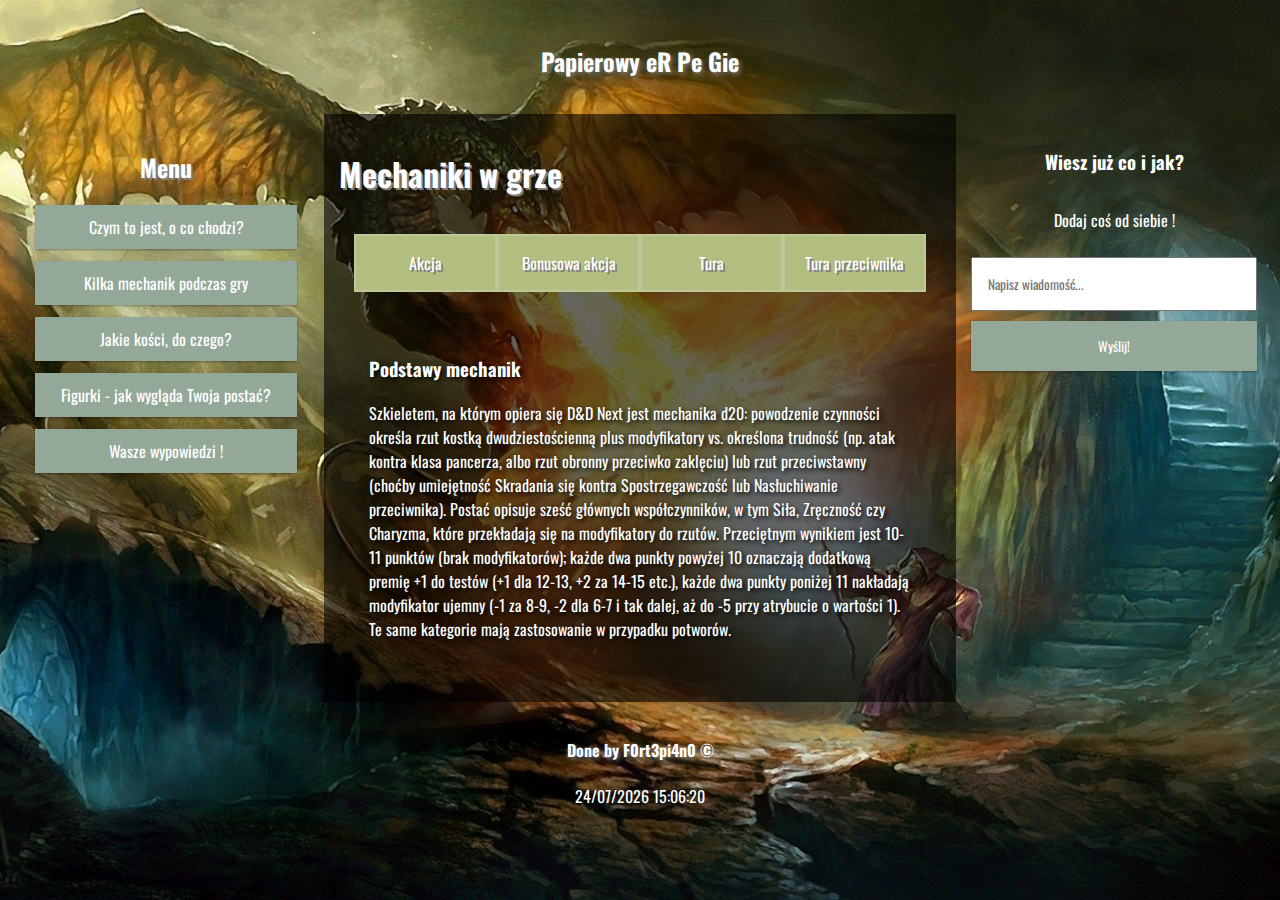
<file: RPG/pages/mechaniki.html>
<!DOCTYPE html>
<html>
<head>
	<meta charset="utf-8">
	<title>eR Pe Gie</title>
	<link rel="stylesheet" type="text/css" href="../style/style.css">
	<link rel="stylesheet" type="text/css" href="../style/col-style.css">
	<link rel="stylesheet" type="text/css" href="../style/mech_style.css">
	<link rel="icon" href="../pics/icon.jpg" type="image/jpg">
	<meta name="viewport" content="width=device-width, initial-scale=1.0">
	<link rel="preconnect" href="https://fonts.googleapis.com">
	<link rel="preconnect" href="https://fonts.gstatic.com" crossorigin>
	<link href="https://fonts.googleapis.com/css2?family=Oswald:wght@200;400&display=swap" rel="stylesheet">
	<script type="text/javascript" src="../script/script.js"></script>
</head>
<body onload="zegar()">
	<header>		
		<h2>
			<a href="../index.html">
				Papierowy e<strong>R</strong> <strong>P</strong>e <strong>G</strong>ie
			</a>
		</h2>
	</header>

	<div class="row">

		<div class="col-3 menu">
			<h2>
				Menu
			</h2>
			<ul>
				<a href="about.html">
					<li>
						Czym to jest, o co chodzi?
					</li>
				</a>	
				<a href="mechaniki.html">
					<li>
					
						Kilka mechanik podczas gry
					</li>
				</a>
				<a href="dice.html">	
					<li>
						Jakie kości, do czego?
					</li>
				</a>	
				<a href="figurki.html">	
					<li>
						Figurki - jak wygląda Twoja postać?
					</li>
				</a>
				<a href="wypowiedzi.html">	
					<li>
						Wasze wypowiedzi !
					</li>
				</a>
			</ul>

		</div>

		<div class="col-6 main">
			<h1> Mechaniki w grze </h1>
				<div class="col-12 mech">
					<div class="col-3 akcja" onmouseover="show(1)" onmouseleave="unshow(1)">
						Akcja
					</div>
					<div class="col-3 bonus_ak" onmouseover="show(2)" onmouseleave="unshow(2)">
						Bonusowa akcja
					</div>
					<div class="col-3 tura" onmouseover="show(3)" onmouseleave="unshow(3)">
						Tura 
					</div>
					<div class="col-3 tur_e" onmouseover="show(4)" onmouseleave="unshow(4)">
						Tura przeciwnika
					</div>
				</div>
				
					<div class="col-12 opis">

						<div class="col-12" id="podstawy">
							<h3>Podstawy mechanik</h3>
									<p>
									
									Szkieletem, na którym opiera się D&D Next jest mechanika d20: powodzenie czynności określa rzut kostką dwudziestościenną plus modyfikatory vs. określona trudność (np. atak kontra klasa pancerza, albo rzut obronny przeciwko zaklęciu) lub rzut przeciwstawny (choćby umiejętność Skradania się kontra Spostrzegawczość lub Nasłuchiwanie przeciwnika). Postać opisuje sześć głównych współczynników, w tym Siła, Zręczność czy Charyzma, które przekładają się na modyfikatory do rzutów. Przeciętnym wynikiem jest 10-11 punktów (brak modyfikatorów); każde dwa punkty powyżej 10 oznaczają dodatkową premię +1 do testów (+1 dla 12-13, +2 za 14-15 etc.), każde dwa punkty poniżej 11 nakładają modyfikator ujemny (-1 za 8-9, -2 dla 6-7 i tak dalej, aż do -5 przy atrybucie o wartości 1). Te same kategorie mają zastosowanie w przypadku potworów.
									
									</p>														
						</div>


						<div class="col-12" id="akcje">
							<h3>Akcje w walce</h3>
								<p>

								Podczas twojej tury możesz wykonać jako akcję podane niżej przykłady akcji, akcje nadane ci przez twą klasę bądź specjalne zdolności bądź zaimprowizowaną przez siebie akcję. Potwory mają swoje własne akcje podane w swoich statystykach. Kiedy opisujesz swoją zaimprowizowaną akcję, Mistrz Gry mówi Ci czy taka akcja jest możliwa i jeśli musisz wykonać rzut to jaki.</p>

								<div class="col-2">Atak</div>
									<div class="col-2">Zaklęcie</div>
									<div class="col-2">Bieg</div>
									<div class="col-2">Odstąpienie</div>
									<div class="col-2">Unik</div>
									<div class="col-2">Ukrycie</div>
						</div>


						<div class="col-12" id="bon_ak">
							<p>

								<h3>Bonusowa akcje</h3>
								<p>Różne zdolności klasowe, zaklęcia lub inne umiejętności pozwalają ci wykonać dodatkową akcję podczas swojej tury zwaną akcją bonusową. Przykładowo zdolność  Sprytna Akcja pozwala łotrzykowi używać akcji bonusowej. Możesz użyć tej akcji tylko gdy pozwala ci na to specjalna umiejętność bądź zaklęcie, inaczej po prostu nie masz czego podczas niej wykonać.</p>

								<p>Możesz wykonać jedną akcję bonusową na turę, jeśli posiadasz ich kilka musisz wybrać którą z nich chcesz użyć.</p>

								<p>Sam ustalasz kiedy w  czasie tury wykonujesz bonusową akcję, chyba że zdolność która ci pozwala jej użyć ma specjalne wymagania. Wszystko co zabrania ci wykonywać akcji, zabrania również wykonywania bonusowej akcji.</p>

							</p>
						</div>

						<div class="col-12" id="tura">
							<p>

								<h3>Tura</h3>
								<p>Podczas twojej tury, możesz ruszyć się o dystans określony twoją szybkością oraz wykonać jedną akcję. Ty decydujesz porządek w którym ruszasz się i wykonujesz akcję. Twoja szybkość ruchu, nazywana również szybkością chodu, jest zanotowana na twojej karcie postaci.</p>

								<p>Najczęstsze akcje które możesz wykonać są opisane w dziale "Akcje w Walce". Wiele klasowych zdolności i inne różnorakie umiejętności dodają opcji które możesz wykorzystać.</p>

								<p>Sekcja "Ruch i Pozycj"a opowiada o zasadach dotyczących twojego ruchu.</p>

								<p>Możesz pominąć ruch, używanie akcji lub robienia czegokolwiek podczas swojej tury. Jeśli nie możesz się zdecydować co chcesz zrobić podczas swojej tury, przemyśl użycie Uniku bądź Przygotowania, które są opisane w dziale "Akcje w Walce".</p>

							</p>
						</div>

						
						<div class="col-12" id="tur_en">
							<p>

								<h3>Tura przeciwnika</h3>
								<p>Podczas tury przeciwnika, może on robić w zasadzie to samo co gracz. Oczywiście ograniczają go, lub ich własne zdolności. O ich wykorzystaniu i samym poruszaniu się przeciwnikami decyduje Mistrz Gry. W tej turze on ustala gdzie potwór podejdzie, kogo zaatakuje lub jakiej właśnie zdolności zamierza użyć.</p>

								<p>Turą przeciwnika nie musi być ruch konkretnej istoty, ale może być to np. powolne osuwanie się ziemi, mechanizm zamykający drzwi w określonej liczbie tur lub magiczna pułapka namierzająca swoją ofiarę</p>

							</p>
						</div>
							
					</div>

				
		</div>

		<div class="col-3 right">
			<h3>
				Wiesz już co i jak?
			</h3>
			<div class="col-12 dodaj">
				Dodaj coś od siebie !
			</div>
			<p>
				<input type="text" class="col-12 wpisz" placeholder="Napisz wiadomość...">
			</p>
			<input type="submit" class="col-12 przycisk" value="Wyślij!">
		</div>


	</div>

	<footer>
		<h4>
			Done by F0rt3pi4n0 &copy;
		</h4>
		<div id="time"></div>
	</footer>
	

</body>
</html>
</file>
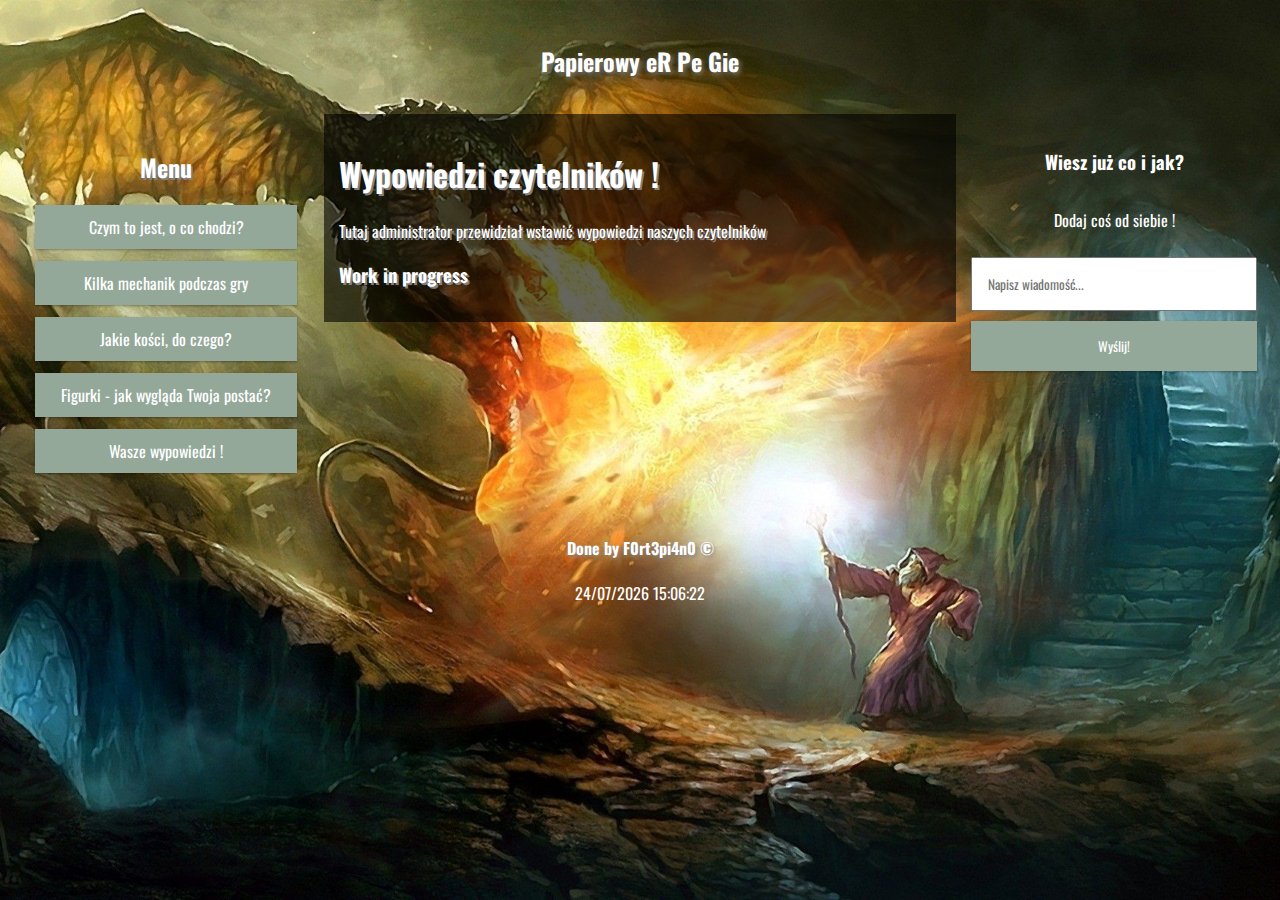
<file: RPG/pages/wypowiedzi.html>
<!DOCTYPE html>
<html>
<head>
	<meta charset="utf-8">
	<title>eR Pe Gie</title>
	<link rel="stylesheet" type="text/css" href="../style/style.css">
	<link rel="stylesheet" type="text/css" href="../style/col-style.css">
	<link rel="icon" href="../pics/icon.jpg" type="image/jpg">
	<meta name="viewport" content="width=device-width, initial-scale=1.0">
	<link rel="preconnect" href="https://fonts.googleapis.com">
	<link rel="preconnect" href="https://fonts.gstatic.com" crossorigin>
	<link href="https://fonts.googleapis.com/css2?family=Oswald:wght@200;400&display=swap" rel="stylesheet">
	<script type="text/javascript" src="../script/script.js"></script>
</head>
<body onload="zegar()">
	<header>
		<h2>
			<a href="../index.html">
				Papierowy e<strong>R</strong> <strong>P</strong>e <strong>G</strong>ie
			</a>
		</h2>
	</header>

	<div class="row">

		<div class="col-3 menu">
			<h2>
				Menu
			</h2>
			<ul>
				<a href="about.html">
					<li>
						Czym to jest, o co chodzi?
					</li>
				</a>	
				<a href="mechaniki.html">
					<li>
					
						Kilka mechanik podczas gry
					</li>
				</a>
				<a href="dice.html">	
					<li>
						Jakie kości, do czego?
					</li>
				</a>	
				<a href="figurki.html">	
					<li>
						Figurki - jak wygląda Twoja postać?
					</li>
				</a>
				<a href="wypowiedzi.html">	
					<li>
						Wasze wypowiedzi !
					</li>
				</a>
			</ul>

		</div>

		<div class="col-6 main">			
			<h1>Wypowiedzi czytelników !</h1>
			Tutaj administrator przewidział wstawić wypowiedzi naszych czytelników
			<h3>Work in progress</h3>
		</div>

		<div class="col-3 right">
			<h3>
				Wiesz już co i jak?
			</h3>
			<div class="col-12 dodaj">
				Dodaj coś od siebie !
			</div>
			<p>
				<input type="text" class="col-12 wpisz" placeholder="Napisz wiadomość...">
			</p>
			<input type="submit" class="col-12 przycisk" value="Wyślij!">
		</div>


	</div>

	<footer>
		<h4>
			Done by F0rt3pi4n0 &copy;
		</h4>
		<div id="time"></div>
	</footer>
	

</body>
</html>
</file>
<file: RPG - zmiana/style/style.css>
* {
	box-sizing: border-box;
}

/*
Paleta kolorów:

- #D4E09B jasny zielony

- #9CB380 ciemny zielony

- #94A89A szary

- #C7AC92 wyblakły kremowy

- #A44A3F czerwony

*/

html
{
	background-color: rgba(156, 179, 128, .8);
	background-image: url("../pics/background.jpg");
	background-repeat:no-repeat;
	background-position: center center;
	background-attachment: fixed;
	background-size: cover;
	color: #ffffff;
	font-family: 'Oswald', sans-serif;
}

header
{
	padding: 15px;
	border-radius: 5px 5px 0 0;
	text-align: center;

	text-shadow: 2px 2px 5px grey;
}
	header a
	{
		color: white;
		text-decoration: none;
	}

.menu
{


}

	.menu h2
	{
		text-align: center;
		text-shadow: 2px 2px grey;
	}


.menu ul
{
	margin: 0;
	padding: 0;
	list-style-type: none;
}

.menu li
{
	padding: 10px;
	margin: 12px;
	text-align: center;
	background-color: #94A89A;
	box-shadow: 0 1px 3px rgba(0,0,0,0.12), 0 1px 2px rgba(0,0,0,0.24)
}

	.menu li:hover
	{
		background-color: #758579;
	}

	.menu a
	{
		color: white;
		text-decoration: none;
		display: block;
	}

.main
{
	text-shadow: 2px 2px grey;
	background-color: rgba(0, 0, 0, 0.6);
}

.right
{
	text-align: center;

}

	.dodaj
	{
		text-align: center;
		margin-bottom: 10px;
	}

	.wpisz
	{
		margin-bottom: 10px;
		font-family: 'Oswald', sans-serif;
	}

	.przycisk
	{
		color: #ffffff;
		font-family: 'Oswald', sans-serif;
		background-color: #94A89A;
		margin: auto;
		border: none;
		box-shadow: 0 1px 3px rgba(0,0,0,0.12), 0 1px 2px rgba(0,0,0,0.24)
	}
		.przycisk:hover
		{
			background-color: #758579;
		}

aside img
{
	position: relative;
	max-width: 100%;
	height: auto;
}


footer
{
	padding: 15px;
	border-radius: 0 0 5px 5px;
	text-align: center;


}
	footer h4
	{
		text-shadow: 2px 2px 5px grey;
	}
</file>
<file: RPG - zmiana/style/col-style.css>
[class*="col-"] {
  float: left;
  padding: 15px;
}

.row::after {
  content: "";
  clear: both;
  display: table;
}

/* telefony */
[class*="col-"] {
	width: 100%;
}


/* tablety */
@media only screen and (min-width: 600px) 
{
	.col-s-1 {width: 8.33%;}
	.col-s-2 {width: 16.66%;}
	.col-s-3 {width: 25%;}
	.col-s-4 {width: 33.33%;}
	.col-s-5 {width: 41.66%;}
	.col-s-6 {width: 50%;}
	.col-s-7 {width: 58.33%;}
	.col-s-8 {width: 66.66%;}
	.col-s-9 {width: 75%;}
	.col-s-10 {width: 83.33%;}
	.col-s-11 {width: 91.66%;}
	.col-s-12 {width: 100%;}

}



/* komputery */
@media only screen and (min-width: 768px) 
{
	.col-1 {width: 8.33%;}
	.col-2 {width: 16.66%;}
	.col-3 {width: 25%;}
	.col-4 {width: 33.33%;}
	.col-5 {width: 41.66%;}
	.col-6 {width: 50%;}
	.col-7 {width: 58.33%;}
	.col-8 {width: 66.66%;}
	.col-9 {width: 75%;}
	.col-10 {width: 83.33%;}
	.col-11 {width: 91.66%;}
	.col-12 {width: 100%;}

}


/* chowanie menu na małym ekranie*/
/*@media only screen and (max-width: 768px)
{
	.menu {display: none;}
}*/

img {
	max-width: 100%;
	height: auto;
}
</file>
<file: RPG/style/style.css>
* {
	box-sizing: border-box;
}

/* 
Paleta kolorów:

- #D4E09B jasny zielony

- #9CB380 ciemny zielony

- #94A89A szary

- #C7AC92 wyblakły kremowy

- #A44A3F czerwony

*/

html
{
	background-color: rgba(156, 179, 128, .8);
	background-image: url("../pics/background.jpg");
	background-repeat:no-repeat;
	background-position: center center;
	background-attachment: fixed;
	background-size: cover;
	color: #ffffff;
	font-family: 'Oswald', sans-serif;
}

header
{
	padding: 15px;
	border-radius: 5px 5px 0 0;
	text-align: center;
	
	text-shadow: 2px 2px 5px grey;
}
	header a
	{
		color: white;
		text-decoration: none;
	}

.menu
{
	

}

	.menu h2
	{
		text-align: center;
		text-shadow: 2px 2px grey;
	}


.menu ul
{
	margin: 0;
	padding: 0;
	list-style-type: none; 
}

.menu li
{
	padding: 10px;
	margin: 12px;
	text-align: center;
	background-color: #94A89A;
	box-shadow: 0 1px 3px rgba(0,0,0,0.12), 0 1px 2px rgba(0,0,0,0.24)
}

	.menu li:hover
	{
		background-color: #758579;
	}

	.menu a
	{
		color: white;
		text-decoration: none;
	}

.main
{
	text-shadow: 2px 2px grey;
	background-color: rgba(0, 0, 0, 0.6);
}

.right
{
	text-align: center;
	
}

	.dodaj
	{
		text-align: center;
		margin-bottom: 10px;
	}

	.wpisz
	{
		margin-bottom: 10px;
		font-family: 'Oswald', sans-serif;
	}

	.przycisk
	{
		color: #ffffff;
		font-family: 'Oswald', sans-serif;
		background-color: #94A89A;
		margin: auto;
		border: none;
		box-shadow: 0 1px 3px rgba(0,0,0,0.12), 0 1px 2px rgba(0,0,0,0.24)
	}
		.przycisk:hover
		{
			background-color: #758579;
		}

footer
{
	padding: 15px;
	border-radius: 0 0 5px 5px;
	text-align: center;
	
	
}
	footer h4
	{
		text-shadow: 2px 2px 5px grey;
	}
</file>
<file: RPG/style/col-style.css>
[class*="col-"] {
  float: left;
  padding: 15px;
}

.row::after {
  content: "";
  clear: both;
  display: table;
}

/* telefony */
[class*="col-"] {
	width: 100%;
}


/* tablety */
@media only screen and (min-width: 600px) 
{
	.col-s-1 {width: 8.33%;}
	.col-s-2 {width: 16.66%;}
	.col-s-3 {width: 25%;}
	.col-s-4 {width: 33.33%;}
	.col-s-5 {width: 41.66%;}
	.col-s-6 {width: 50%;}
	.col-s-7 {width: 58.33%;}
	.col-s-8 {width: 66.66%;}
	.col-s-9 {width: 75%;}
	.col-s-10 {width: 83.33%;}
	.col-s-11 {width: 91.66%;}
	.col-s-12 {width: 100%;}

}



/* komputery */
@media only screen and (min-width: 768px) 
{
	.col-1 {width: 8.33%;}
	.col-2 {width: 16.66%;}
	.col-3 {width: 25%;}
	.col-4 {width: 33.33%;}
	.col-5 {width: 41.66%;}
	.col-6 {width: 50%;}
	.col-7 {width: 58.33%;}
	.col-8 {width: 66.66%;}
	.col-9 {width: 75%;}
	.col-10 {width: 83.33%;}
	.col-11 {width: 91.66%;}
	.col-12 {width: 100%;}

}


/* chowanie menu na małym ekranie*/
/*@media only screen and (max-width: 768px)
{
	.menu {display: none;}
}*/

img {
	max-width: 100%;
	height: auto;
}
</file>
<file: RPG - zmiana/style/dice_style.css>
.obraz
{
	
	font-weight: bold;
	text-align: center;
	position: relative;
	margin: auto;
	
}




.slid_l, .slid_r
{
	cursor: pointer;
	color: white;
	font-size: 30px;
	top: 50%;
	position: absolute;
	transition: 0.5s;
	opacity: 0;
}



.slid_l
{
	left: 0;
}

.slid_r
{
	right: 0;
}

.pic
{
	opacity: 1; 
	transition: 0.5s;
	
}
</file>
<file: RPG - zmiana/style/mech_style.css>
.mech .col-3
{
	border: solid #bfc799 2px;
	text-align: center;
	background-color: #b2bd80;
}


.mech .col-3:hover
{
	/*background-color: black;*/
	text-shadow: 2px 2px grey;

}

.opis
{
	position: relative;
	text-shadow: 2px 2px 5px black;
	border-radius: 5px;
}

#podstawy
{
	transition: 1s;
	position: initial;
}

#akcje {z-index: -1;}
#bon_ak {z-index: -2;}
#tura {z-index: 3;}
#tur_en {z-index: 4;}

.common
{
	opacity: 0;
	transition: 1s;
	position: absolute;
}
</file>
<file: RPG/style/dice_style.css>
.obraz
{
	
	font-weight: bold;
	text-align: center;
	position: relative;
	margin: auto;
	
}




.slid_l, .slid_r
{
	cursor: pointer;
	color: white;
	font-size: 30px;
	top: 50%;
	position: absolute;
	transition: 0.5s;
	opacity: 0;
}



.slid_l
{
	left: 0;
}

.slid_r
{
	right: 0;
}

.pic
{
	opacity: 1; 
	transition: 0.5s;
	
}
</file>
<file: RPG/style/mech_style.css>
.mech .col-3
{
	border: solid #bfc799 2px;
	text-align: center;
	background-color: #b2bd80;
}


.mech .col-3:hover
{
	/*background-color: black;*/
	text-shadow: 2px 2px grey;

}

.opis
{
	position: relative;
	text-shadow: 2px 2px 5px black;
	border-radius: 5px;
}

#podstawy
{
	transition: 1s;
	position: initial;
}

#akcje
{
	z-index: -1;
	opacity: 0; 
	transition: 1s;
	position: absolute;
}

#bon_ak
{
	z-index: -2;
	opacity: 0;
	transition: 1s;
	position: absolute;
}

#tura
{
	z-index: 3;
	opacity: 0;
	transition: 1s;
	position: absolute;
}

#tur_en
{
	z-index: 4;
	opacity: 0;
	transition: 1s;
	position: absolute;
}
</file>
